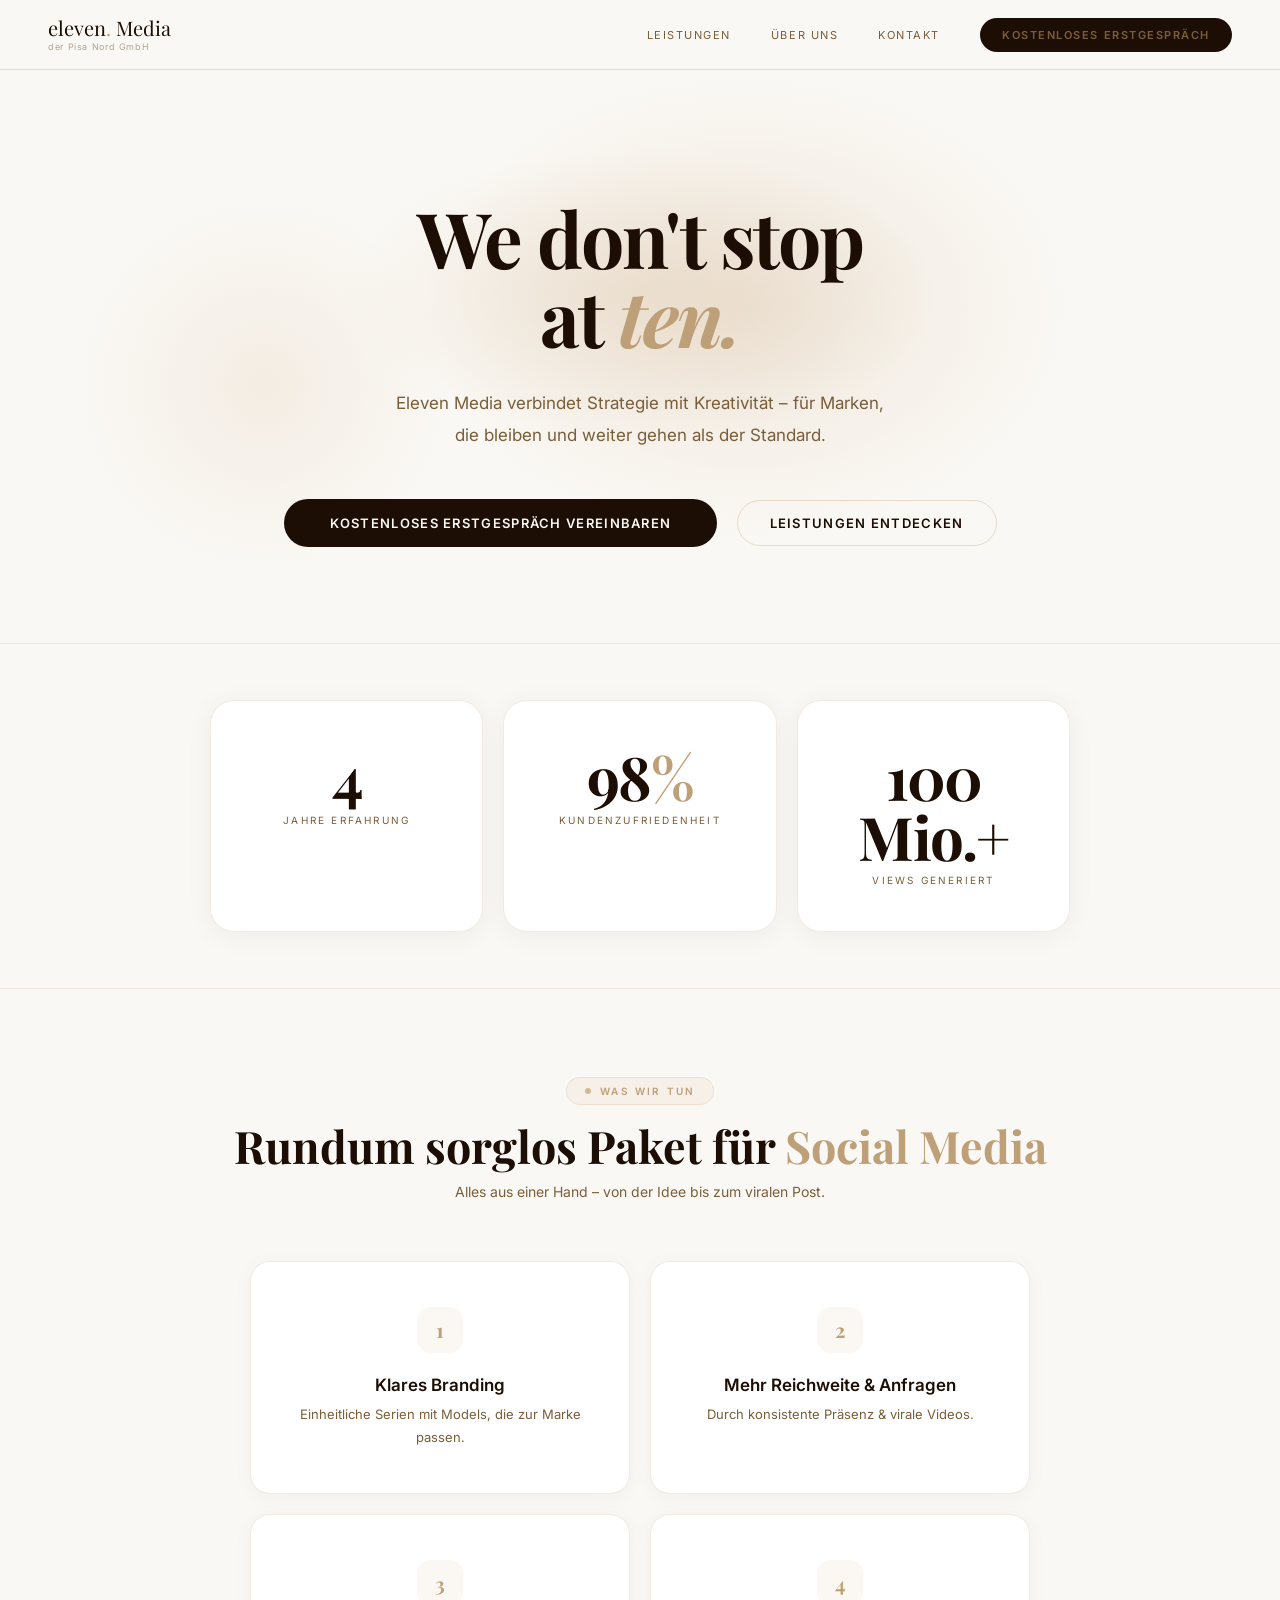
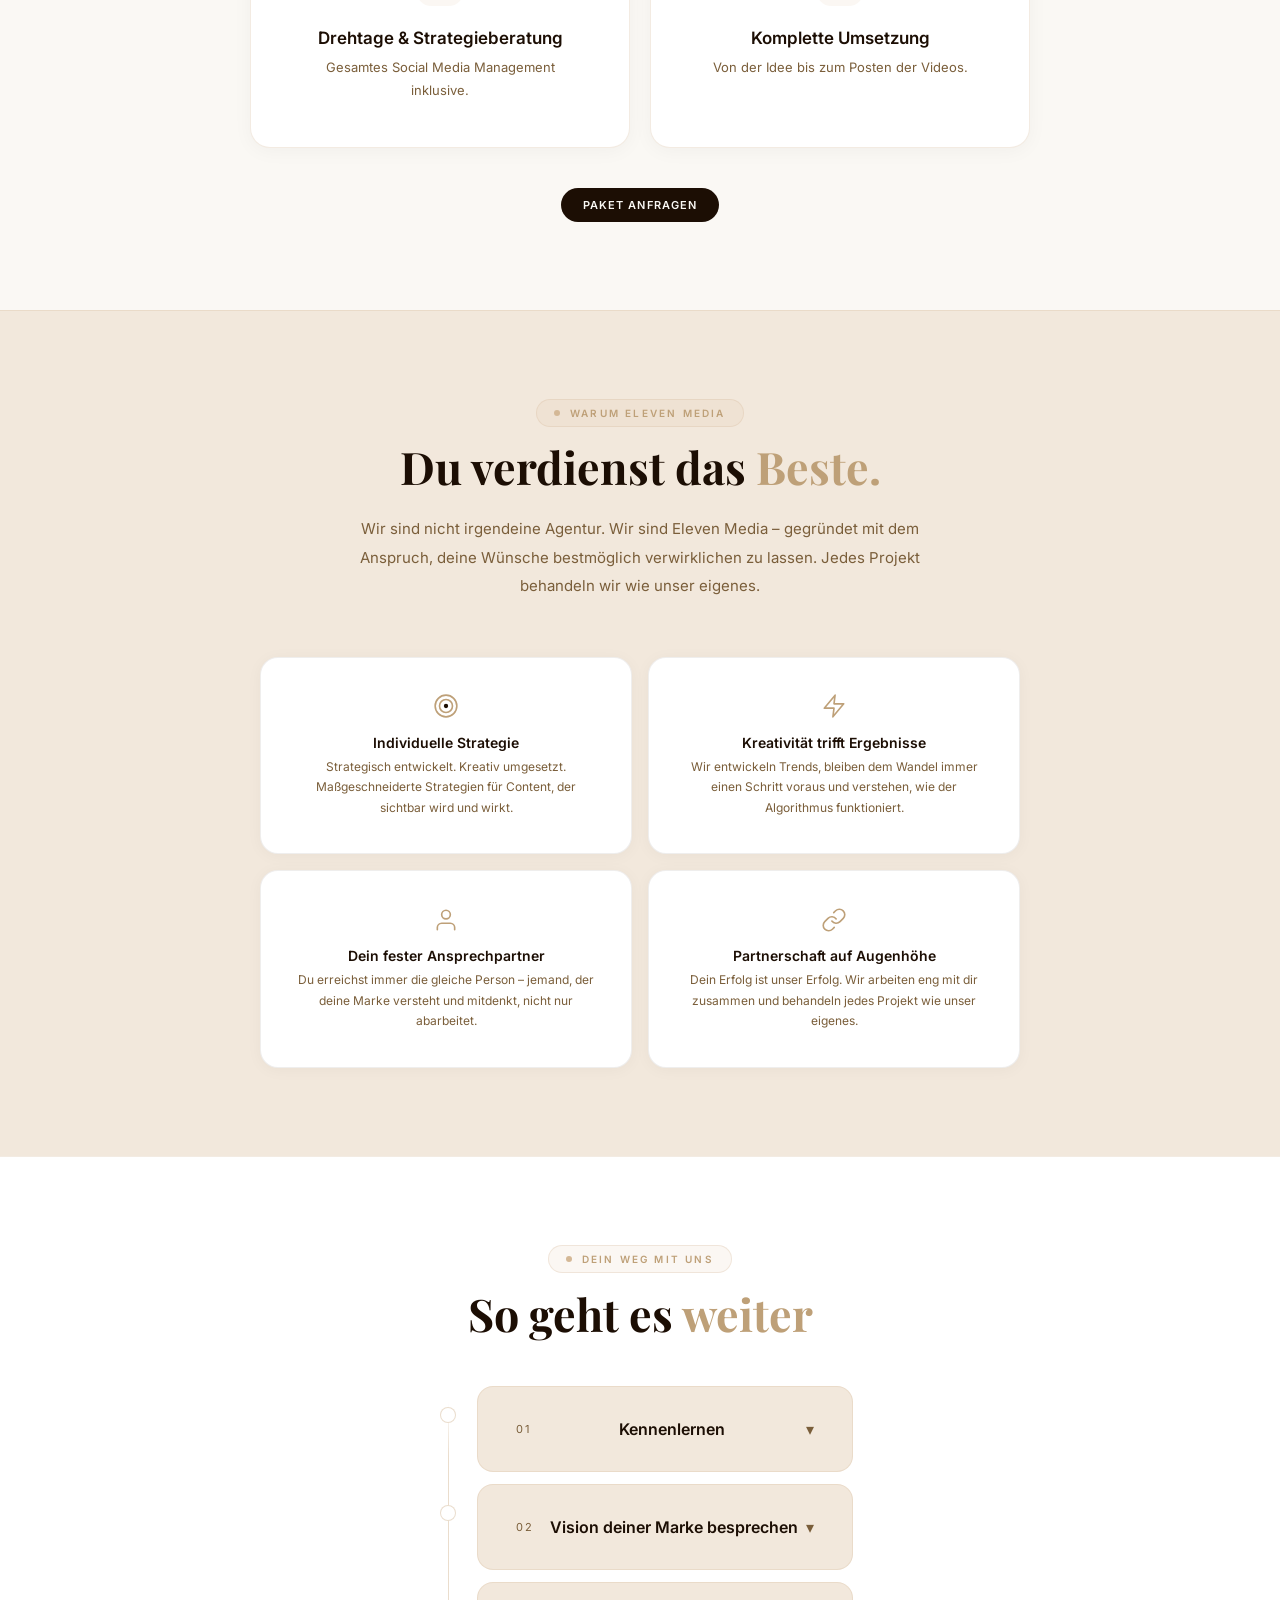
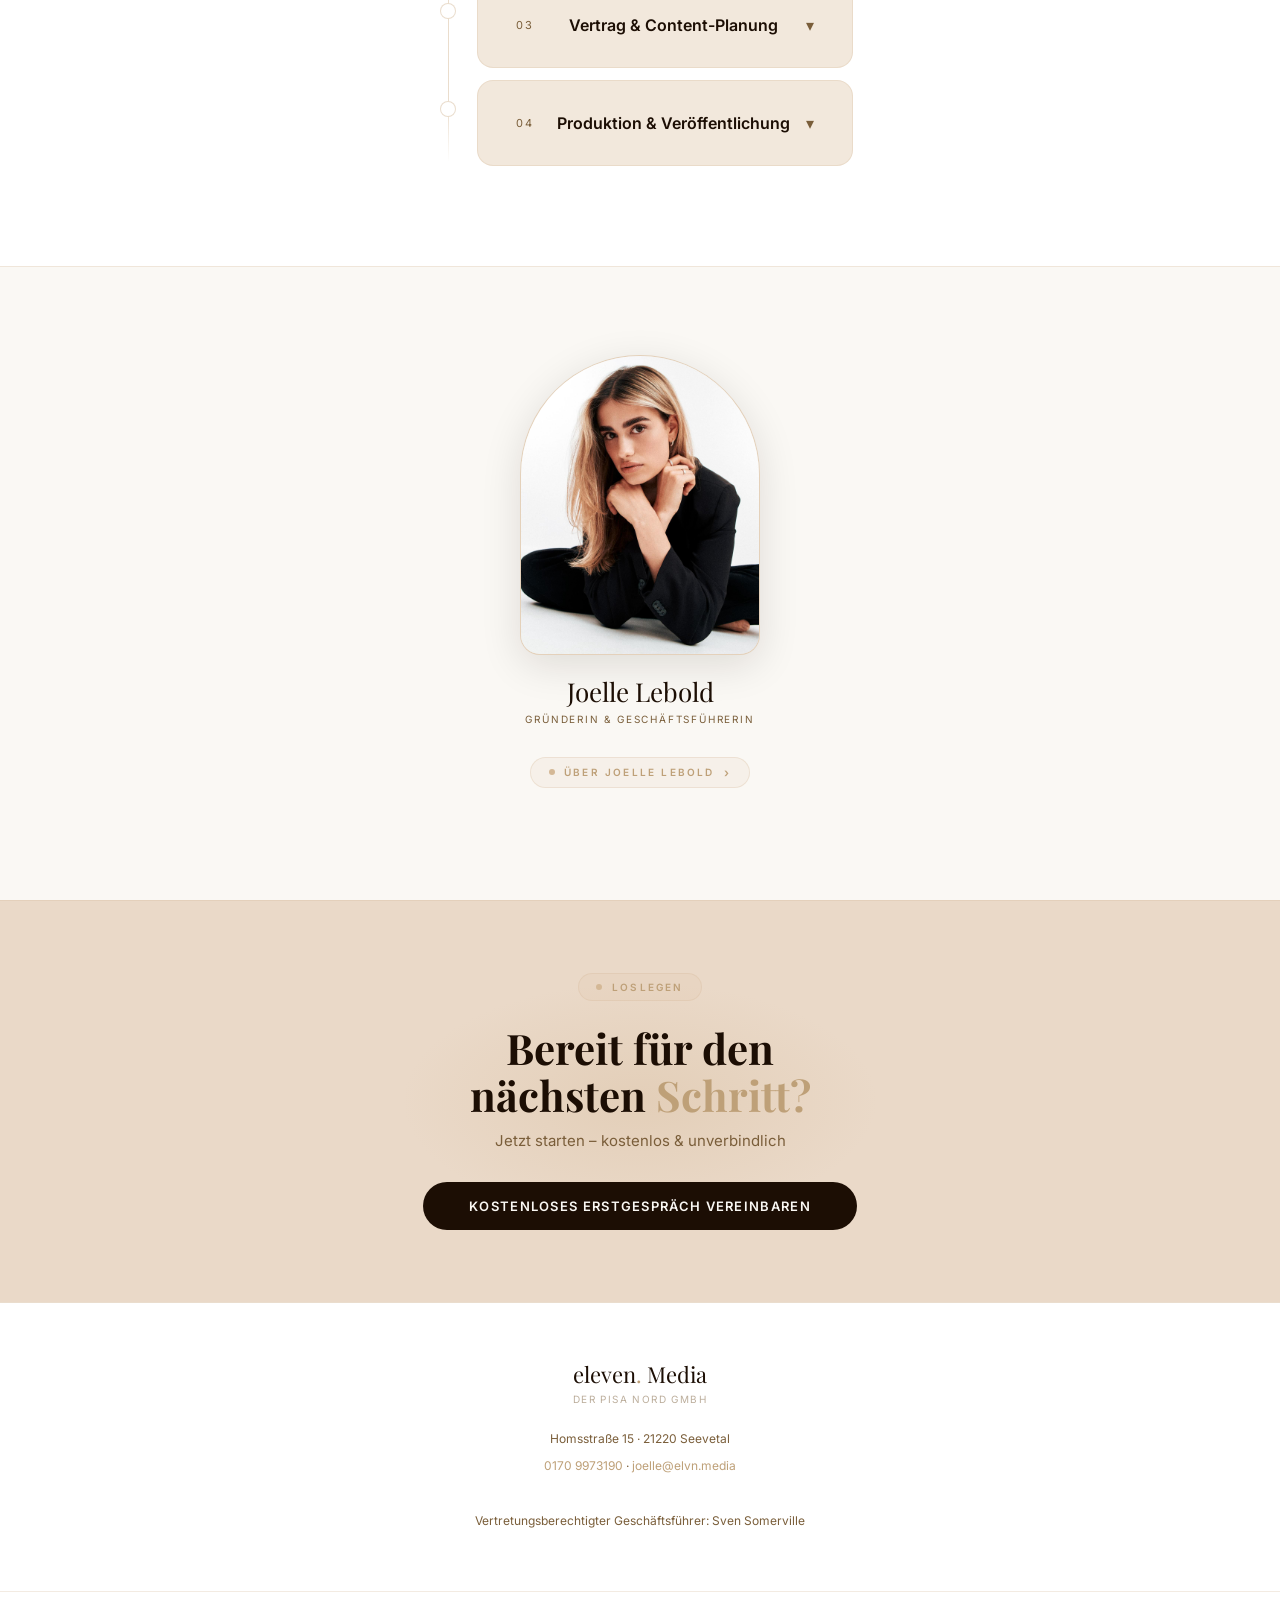
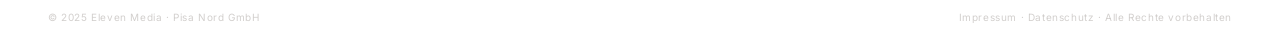
<file: index.html>
<!DOCTYPE html>
<html lang="de">
<head>
<meta charset="UTF-8">
<meta name="viewport" content="width=device-width, initial-scale=1.0">
<title>Eleven Media – Premium Marketing Agentur</title>
<link href="https://fonts.googleapis.com/css2?family=Playfair+Display:ital,wght@0,400;0,700;1,400&family=Inter:wght@300;400;500;600&display=swap" rel="stylesheet">
<link rel="stylesheet" href="style.css">
</head>
<body>
<nav class="nav">
  <a href="#" class="logo">
    <span class="logo-main">eleven<em>.</em> Media</span>
    <span class="logo-gmbh">der Pisa Nord GmbH</span>
  </a>
  <div class="nav-r">
    <a href="#leistungen">Leistungen</a>
    <a href="#aboutSection">Über uns</a>
    <a href="#kontakt">Kontakt</a>
    <a href="mailto:joelle@elvn.media?subject=Kostenloses%20Erstgespr%C3%A4ch" class="btn">Kostenloses Erstgespräch</a>
  </div>
</nav>
<section class="hero">
  <div class="hero-glow1"></div><div class="hero-glow2"></div>
  <div class="h1-glow-wrap">
    <div class="h1-glow-circle"></div>
    <h1>We don't stop<br>at <em>ten.</em></h1>
  </div>
  <p>Eleven Media verbindet Strategie mit Kreativität – für Marken, die bleiben und weiter gehen als der Standard.</p>
  <div class="hero-ctas">
    <a href="mailto:joelle@elvn.media?subject=Kostenloses%20Erstgespr%C3%A4ch" class="btn btn-lg">Kostenloses Erstgespräch vereinbaren</a>
    <a href="#leistungen" class="btn-outline">Leistungen entdecken</a>
  </div>
</section>
<section class="stats-sec">
  <div class="stats-inner">
    <div class="stat-card"><div class="stat-n">4</div><div class="stat-l">Jahre Erfahrung</div></div>
    <div class="stat-card"><div class="stat-n">98<em>%</em></div><div class="stat-l">Kundenzufriedenheit</div></div>
    <div class="stat-card"><div class="stat-n" id="vc">0</div><div class="stat-l">Views generiert</div></div>
  </div>
</section>
<section class="sec" id="leistungen">
  <div class="sec-pill">Was wir tun</div>
  <div class="sec-title">Rundum sorglos Paket für <em>Social Media</em></div>
  <div class="sec-sub">Alles aus einer Hand – von der Idee bis zum viralen Post.</div>
  <div class="svc-grid">
    <div class="svc-card"><div class="svc-badge">1</div><div class="svc-t">Klares Branding</div><div class="svc-d">Einheitliche Serien mit Models, die zur Marke passen.</div></div>
    <div class="svc-card"><div class="svc-badge">2</div><div class="svc-t">Mehr Reichweite &amp; Anfragen</div><div class="svc-d">Durch konsistente Präsenz &amp; virale Videos.</div></div>
    <div class="svc-card"><div class="svc-badge">3</div><div class="svc-t">Drehtage &amp; Strategieberatung</div><div class="svc-d">Gesamtes Social Media Management inklusive.</div></div>
    <div class="svc-card"><div class="svc-badge">4</div><div class="svc-t">Komplette Umsetzung</div><div class="svc-d">Von der Idee bis zum Posten der Videos.</div></div>
  </div>
  <div class="svc-cta"><a href="mailto:joelle@elvn.media?subject=Paket-Anfrage" class="btn">Paket anfragen</a></div>
</section>
<section class="why-sec">
  <div class="why-intro">
    <div><div class="sec-pill">Warum Eleven Media</div><h2 class="why-h2">Du verdienst das <em>Beste.</em></h2></div>
    <p class="why-lead">Wir sind nicht irgendeine Agentur. Wir sind Eleven Media – gegründet mit dem Anspruch, deine Wünsche bestmöglich verwirklichen zu lassen. Jedes Projekt behandeln wir wie unser eigenes.</p>
  </div>
  <div class="why-cards">
    <div class="why-card">
      <svg class="why-svg" viewBox="0 0 24 24"><circle cx="12" cy="12" r="10"/><circle cx="12" cy="12" r="6"/><circle cx="12" cy="12" r="2" fill="currentColor" stroke="none"/></svg>
      <div class="why-t">Individuelle Strategie</div>
      <div class="why-d">Strategisch entwickelt. Kreativ umgesetzt. Maßgeschneiderte Strategien für Content, der sichtbar wird und wirkt.</div>
    </div>
    <div class="why-card">
      <svg class="why-svg" viewBox="0 0 24 24"><path d="M13 2L3 14h9l-1 8 10-12h-9l1-8z"/></svg>
      <div class="why-t">Kreativität trifft Ergebnisse</div>
      <div class="why-d">Wir entwickeln Trends, bleiben dem Wandel immer einen Schritt voraus und verstehen, wie der Algorithmus funktioniert.</div>
    </div>
    <div class="why-card">
      <svg class="why-svg" viewBox="0 0 24 24"><path d="M20 21v-2a4 4 0 0 0-4-4H8a4 4 0 0 0-4 4v2"/><circle cx="12" cy="7" r="4"/></svg>
      <div class="why-t">Dein fester Ansprechpartner</div>
      <div class="why-d">Du erreichst immer die gleiche Person – jemand, der deine Marke versteht und mitdenkt, nicht nur abarbeitet.</div>
    </div>
    <div class="why-card">
      <svg class="why-svg" viewBox="0 0 24 24"><path d="M10 13a5 5 0 0 0 7.54.54l3-3a5 5 0 0 0-7.07-7.07l-1.72 1.71"/><path d="M14 11a5 5 0 0 0-7.54-.54l-3 3a5 5 0 0 0 7.07 7.07l1.71-1.71"/></svg>
      <div class="why-t">Partnerschaft auf Augenhöhe</div>
      <div class="why-d">Dein Erfolg ist unser Erfolg. Wir arbeiten eng mit dir zusammen und behandeln jedes Projekt wie unser eigenes.</div>
    </div>
  </div>
</section>
<section class="steps-sec">
  <div class="sec-pill">Dein Weg mit uns</div>
  <div class="sec-title" style="margin-bottom:3rem">So geht es <em>weiter</em></div>
  <div class="timeline">
    <div class="tl-item" onclick="tl(this)"><div class="tl-dot"></div><div class="tl-card"><div class="tl-head"><span class="tl-num">01</span><span class="tl-label">Kennenlernen</span><span class="tl-arrow">▾</span></div><div class="tl-body">Wir lernen dich und dein Unternehmen kennen und besprechen, wie wir deine Marke auf das nächste Level bringen können.</div></div></div>
    <div class="tl-item" onclick="tl(this)"><div class="tl-dot"></div><div class="tl-card"><div class="tl-head"><span class="tl-num">02</span><span class="tl-label">Vision deiner Marke besprechen</span><span class="tl-arrow">▾</span></div><div class="tl-body">Wir erarbeiten aufgrund deiner Informationen aus dem Kennenlernen welche Vision wir für deine Marke haben. Wir besprechen potenziellen Content für deine Brand, abgestimmt auf dein Unternehmen. Wir besprechen deine Ziele und Vorlieben, damit wir deine Brand perfekt repräsentieren können. Dabei klären wir noch letzte offene Fragen.</div></div></div>
    <div class="tl-item" onclick="tl(this)"><div class="tl-dot"></div><div class="tl-card"><div class="tl-head"><span class="tl-num">03</span><span class="tl-label">Vertrag &amp; Content-Planung</span><span class="tl-arrow">▾</span></div><div class="tl-body">Wir halten alles vertraglich fest – ab diesem Moment beginnt die Content-Planung und Umsetzung.</div></div></div>
    <div class="tl-item" onclick="tl(this)"><div class="tl-dot"></div><div class="tl-card"><div class="tl-head"><span class="tl-num">04</span><span class="tl-label">Produktion &amp; Veröffentlichung</span><span class="tl-arrow">▾</span></div><div class="tl-body">Nach rund 4 Wochen Content-Produktion geht alles erst nach deiner finalen Freigabe online. Danach beginnt der Moment, in dem du dich zurücklehnen kannst – wir übernehmen den Rest und führen deine Marke konsequent auf das nächste Level.</div></div></div>
  </div>
</section>
<section class="about-sec" id="aboutSection">
  <div class="about-inner">
    <div><div class="about-oval"><img src="joelle-lebold.jpg" alt="Joelle Lebold – Gründerin &amp; Geschäftsführerin von Eleven Media"></div><div class="about-name">Joelle Lebold</div><div class="about-role">Gründerin &amp; Geschäftsführerin</div></div>
    <div class="about-bio">
      <div class="sec-pill bio-toggle-pill" id="bioToggle" onclick="toggleBio()">
        Über Joelle Lebold <span class="bio-arrow">›</span>
      </div>
      <div class="bio-content" id="bioCont">
        <p style="margin-top:1.2rem">Joelle Lebold ist Gründerin und Geschäftsführerin von Eleven Media. Mit über drei Jahren Erfahrung in einer der führenden Marketingagenturen in Köln hat sie sich tiefes Know-how im Bereich Content, Branding und digitale Strategie aufgebaut.</p>
        <p>Sie hat an über 1.000 Videos mitgewirkt, davon mehr als 500 selbst moderiert, und war bereits das Gesicht einiger der bekanntesten Brands Deutschlands. Ihre Inhalte erreichten insgesamt über 100 Millionen Views, wodurch sie ein starkes Gespür für organische Viralität und performanten Content entwickelt hat.</p>
        <p>Joelle stammt aus dem Raum Köln und bringt nun frischen kreativen Wind nach Hamburg. Mit einem ausgeprägten Gespür für Ästhetik erkennt sie in jedem Moment potenzielles Storytelling – und verwandelt Ideen konsequent in wirkungsstarken Content und starke Markenauftritte.</p>
      </div>
    </div>
  </div>
</section>
<section class="cta-sec">
  <div class="cta-circle-glow"></div>
  <div class="sec-pill" style="margin-bottom:1.5rem">Loslegen</div>
  <h2>Bereit für den<br>nächsten <em>Schritt?</em></h2>
  <p>Jetzt starten – kostenlos &amp; unverbindlich</p>
  <a href="mailto:joelle@elvn.media?subject=Kostenloses%20Erstgespr%C3%A4ch" class="btn btn-lg">Kostenloses Erstgespräch vereinbaren</a>
</section>
<section class="contact" id="kontakt">
  <div class="contact-name">eleven<em>.</em> Media</div>
  <div class="contact-sub">der Pisa Nord GmbH</div>
  <div class="contact-info">Homsstraße 15 · 21220 Seevetal<br><a href="tel:01709973190">0170 9973190</a> · <a href="mailto:joelle@elvn.media">joelle@elvn.media</a><br><br>Vertretungsberechtigter Geschäftsführer: Sven Somerville</div>
</section>
<footer class="footer"><span>© 2025 Eleven Media · Pisa Nord GmbH</span><span><a href="impressum.html" style="color:inherit;text-decoration:none">Impressum</a> · <a href="datenschutz.html" style="color:inherit;text-decoration:none">Datenschutz</a> · Alle Rechte vorbehalten</span></footer>
<script>
function toggleBio(){
  var t=document.getElementById('bioToggle');
  var c=document.getElementById('bioCont');
  t.classList.toggle('open');
  c.classList.toggle('show');
}
function tl(el){var b=el.querySelector('.tl-body'),a=el.querySelector('.tl-arrow'),open=b.classList.contains('show');document.querySelectorAll('.tl-item').forEach(function(i){i.classList.remove('active');i.querySelector('.tl-body').classList.remove('show');i.querySelector('.tl-arrow').classList.remove('open')});if(!open){el.classList.add('active');b.classList.add('show');a.classList.add('open')}}
var done=false,cel=document.getElementById('vc');
function ac(){if(done)return;done=true;var dur=1400,st=null;function step(t){if(!st)st=t;var p=Math.min((t-st)/dur,1),e=1-Math.pow(1-p,3),v=Math.round(e*100);cel.textContent=v>=100?'100 Mio.+':v<1?'0':v+' Mio.';if(p<1)requestAnimationFrame(step)}requestAnimationFrame(step)}
new IntersectionObserver(function(es){es.forEach(function(e){if(e.isIntersecting)ac()})},{threshold:.5}).observe(cel);
</script>
</body>
</html>
</file>
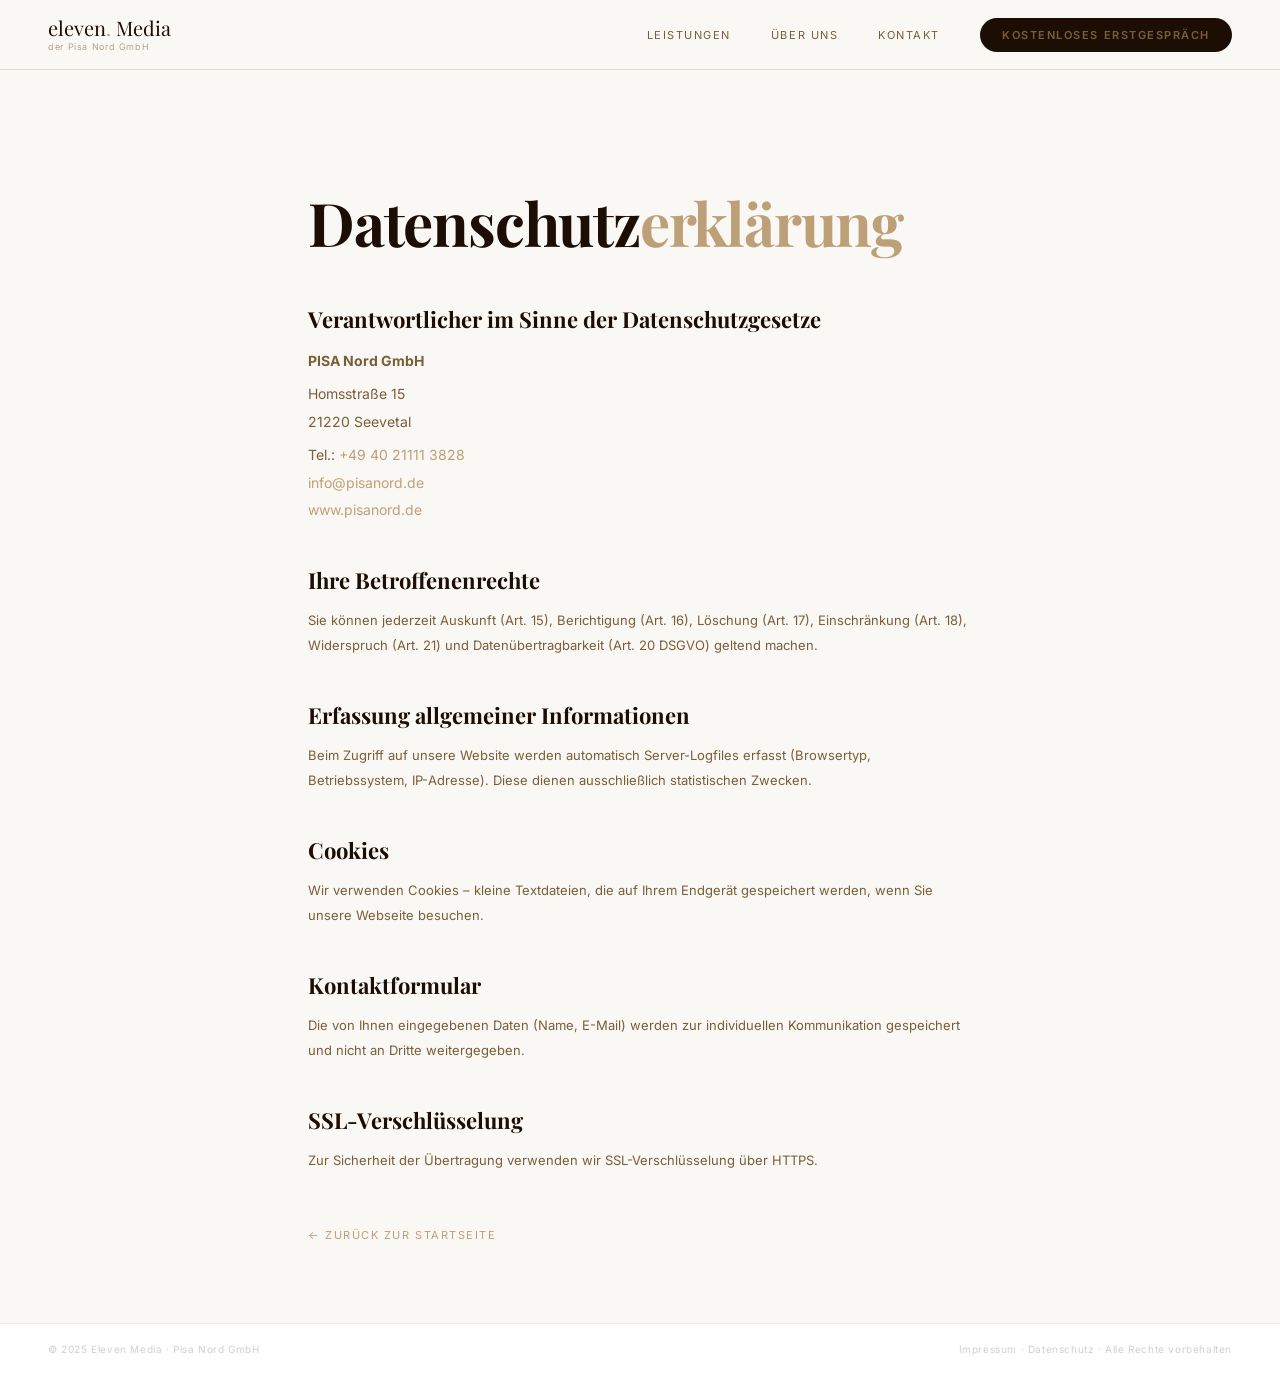
<file: datenschutz.html>
<!DOCTYPE html>
<html lang="de">
<head>
<meta charset="UTF-8">
<meta name="viewport" content="width=device-width, initial-scale=1.0">
<title>Datenschutzerklärung – Eleven Media</title>
<link href="https://fonts.googleapis.com/css2?family=Playfair+Display:ital,wght@0,400;0,700;1,400&family=Inter:wght@300;400;500;600&display=swap" rel="stylesheet">
<link rel="stylesheet" href="style.css">
</head>
<body>
<nav class="nav">
  <a href="index.html" class="logo">
    <span class="logo-main">eleven<em>.</em> Media</span>
    <span class="logo-gmbh">der Pisa Nord GmbH</span>
  </a>
  <div class="nav-r">
    <a href="index.html#leistungen">Leistungen</a>
    <a href="index.html#aboutSection">Über uns</a>
    <a href="index.html#kontakt">Kontakt</a>
    <a href="mailto:j.lebold@pisanord.de?subject=Kostenloses%20Erstgespr%C3%A4ch" class="btn">Kostenloses Erstgespräch</a>
  </div>
</nav>

<main class="legal">
  <h1>Datenschutz<em>erklärung</em></h1>

  <h2>Verantwortlicher im Sinne der Datenschutzgesetze</h2>
  <div class="legal-block">
    <p><strong>PISA Nord GmbH</strong></p>
    <p>Homsstraße 15<br>21220 Seevetal</p>
    <p>Tel.: <a href="tel:+4940211113828">+49 40 21111 3828</a><br>
    <a href="mailto:info@pisanord.de">info@pisanord.de</a><br>
    <a href="https://www.pisanord.de" target="_blank" rel="noopener">www.pisanord.de</a></p>
  </div>

  <h2>Ihre Betroffenenrechte</h2>
  <p class="legal-note">Sie können jederzeit Auskunft (Art. 15), Berichtigung (Art. 16), Löschung (Art. 17), Einschränkung (Art. 18), Widerspruch (Art. 21) und Datenübertragbarkeit (Art. 20 DSGVO) geltend machen.</p>

  <h2>Erfassung allgemeiner Informationen</h2>
  <p class="legal-note">Beim Zugriff auf unsere Website werden automatisch Server-Logfiles erfasst (Browsertyp, Betriebssystem, IP-Adresse). Diese dienen ausschließlich statistischen Zwecken.</p>

  <h2>Cookies</h2>
  <p class="legal-note">Wir verwenden Cookies – kleine Textdateien, die auf Ihrem Endgerät gespeichert werden, wenn Sie unsere Webseite besuchen.</p>

  <h2>Kontaktformular</h2>
  <p class="legal-note">Die von Ihnen eingegebenen Daten (Name, E-Mail) werden zur individuellen Kommunikation gespeichert und nicht an Dritte weitergegeben.</p>

  <h2>SSL-Verschlüsselung</h2>
  <p class="legal-note">Zur Sicherheit der Übertragung verwenden wir SSL-Verschlüsselung über HTTPS.</p>

  <a href="index.html" class="legal-back">← Zurück zur Startseite</a>
</main>

<footer class="footer"><span>© 2025 Eleven Media · Pisa Nord GmbH</span><span><a href="impressum.html" style="color:inherit;text-decoration:none">Impressum</a> · <a href="datenschutz.html" style="color:inherit;text-decoration:none">Datenschutz</a> · Alle Rechte vorbehalten</span></footer>
</body>
</html>
</file>
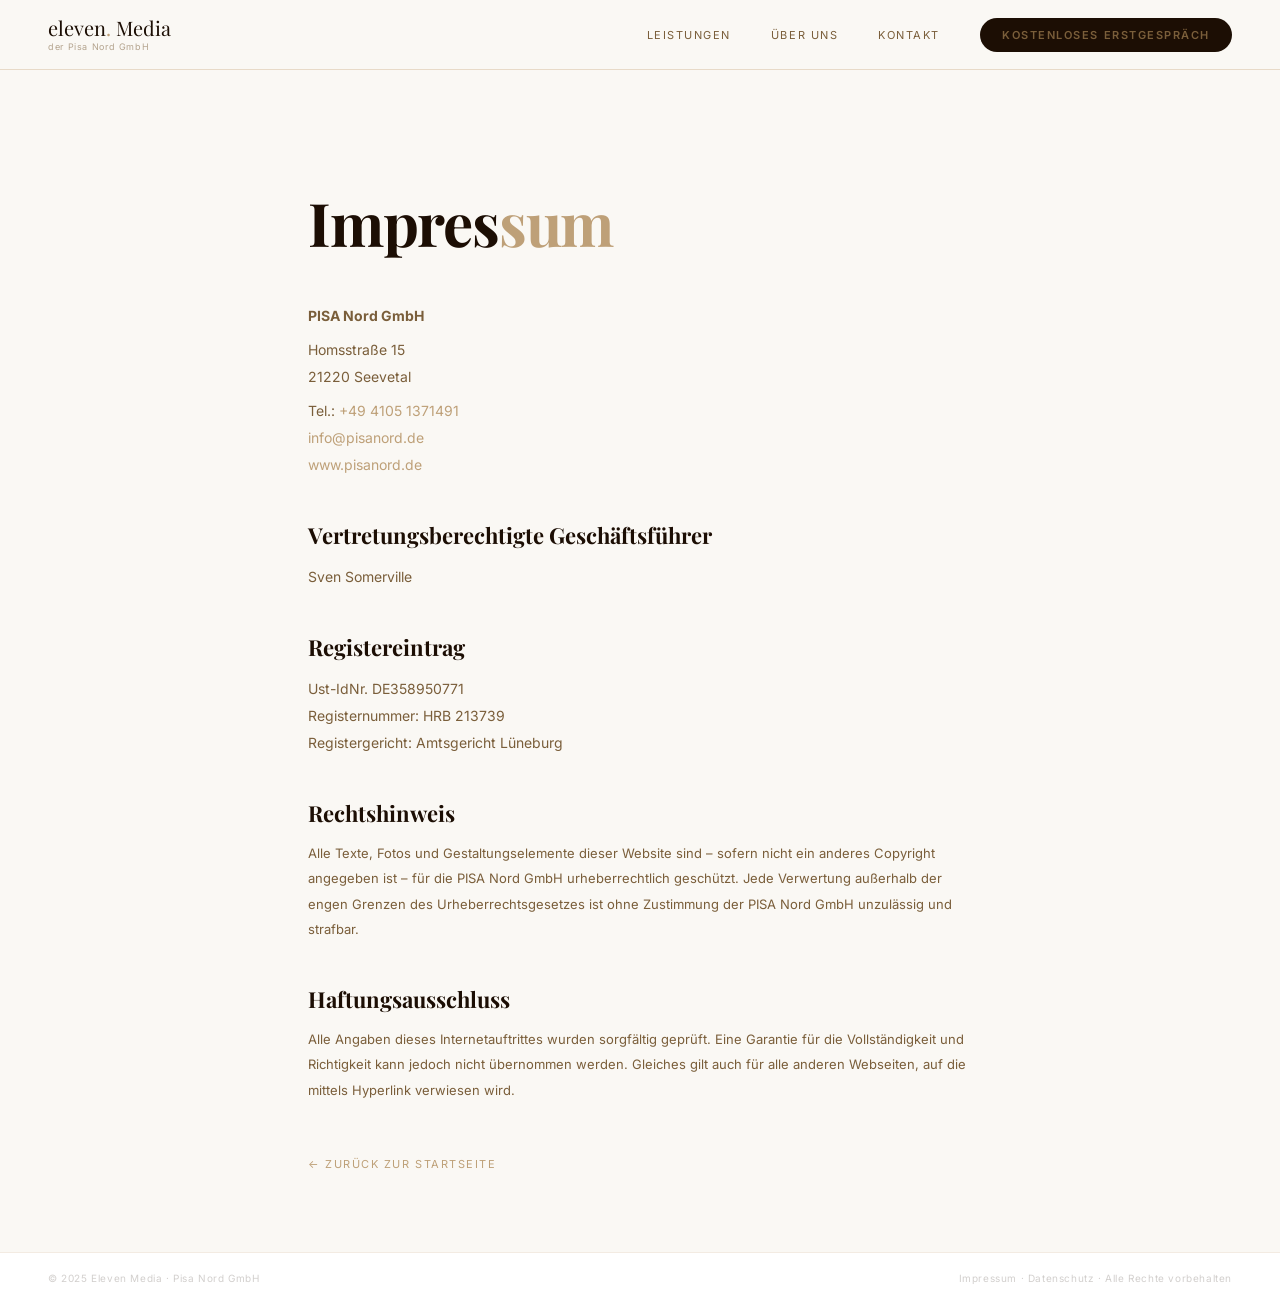
<file: impressum.html>
<!DOCTYPE html>
<html lang="de">
<head>
<meta charset="UTF-8">
<meta name="viewport" content="width=device-width, initial-scale=1.0">
<title>Impressum – Eleven Media</title>
<link href="https://fonts.googleapis.com/css2?family=Playfair+Display:ital,wght@0,400;0,700;1,400&family=Inter:wght@300;400;500;600&display=swap" rel="stylesheet">
<link rel="stylesheet" href="style.css">
</head>
<body>
<nav class="nav">
  <a href="index.html" class="logo">
    <span class="logo-main">eleven<em>.</em> Media</span>
    <span class="logo-gmbh">der Pisa Nord GmbH</span>
  </a>
  <div class="nav-r">
    <a href="index.html#leistungen">Leistungen</a>
    <a href="index.html#aboutSection">Über uns</a>
    <a href="index.html#kontakt">Kontakt</a>
    <a href="mailto:j.lebold@pisanord.de?subject=Kostenloses%20Erstgespr%C3%A4ch" class="btn">Kostenloses Erstgespräch</a>
  </div>
</nav>

<main class="legal">
  <h1>Impres<em>sum</em></h1>

  <div class="legal-block">
    <p><strong>PISA Nord GmbH</strong></p>
    <p>Homsstraße 15<br>21220 Seevetal</p>
    <p>Tel.: <a href="tel:+4941051371491">+49 4105 1371491</a><br>
    <a href="mailto:info@pisanord.de">info@pisanord.de</a><br>
    <a href="https://www.pisanord.de" target="_blank" rel="noopener">www.pisanord.de</a></p>
  </div>

  <h2>Vertretungsberechtigte Geschäftsführer</h2>
  <p>Sven Somerville</p>

  <h2>Registereintrag</h2>
  <p>Ust-IdNr. DE358950771<br>
  Registernummer: HRB 213739<br>
  Registergericht: Amtsgericht Lüneburg</p>

  <h2>Rechtshinweis</h2>
  <p class="legal-note">Alle Texte, Fotos und Gestaltungselemente dieser Website sind – sofern nicht ein anderes Copyright angegeben ist – für die PISA Nord GmbH urheberrechtlich geschützt. Jede Verwertung außerhalb der engen Grenzen des Urheberrechtsgesetzes ist ohne Zustimmung der PISA Nord GmbH unzulässig und strafbar.</p>

  <h2>Haftungsausschluss</h2>
  <p class="legal-note">Alle Angaben dieses Internetauftrittes wurden sorgfältig geprüft. Eine Garantie für die Vollständigkeit und Richtigkeit kann jedoch nicht übernommen werden. Gleiches gilt auch für alle anderen Webseiten, auf die mittels Hyperlink verwiesen wird.</p>

  <a href="index.html" class="legal-back">← Zurück zur Startseite</a>
</main>

<footer class="footer"><span>© 2025 Eleven Media · Pisa Nord GmbH</span><span><a href="impressum.html" style="color:inherit;text-decoration:none">Impressum</a> · <a href="datenschutz.html" style="color:inherit;text-decoration:none">Datenschutz</a> · Alle Rechte vorbehalten</span></footer>
</body>
</html>
</file>
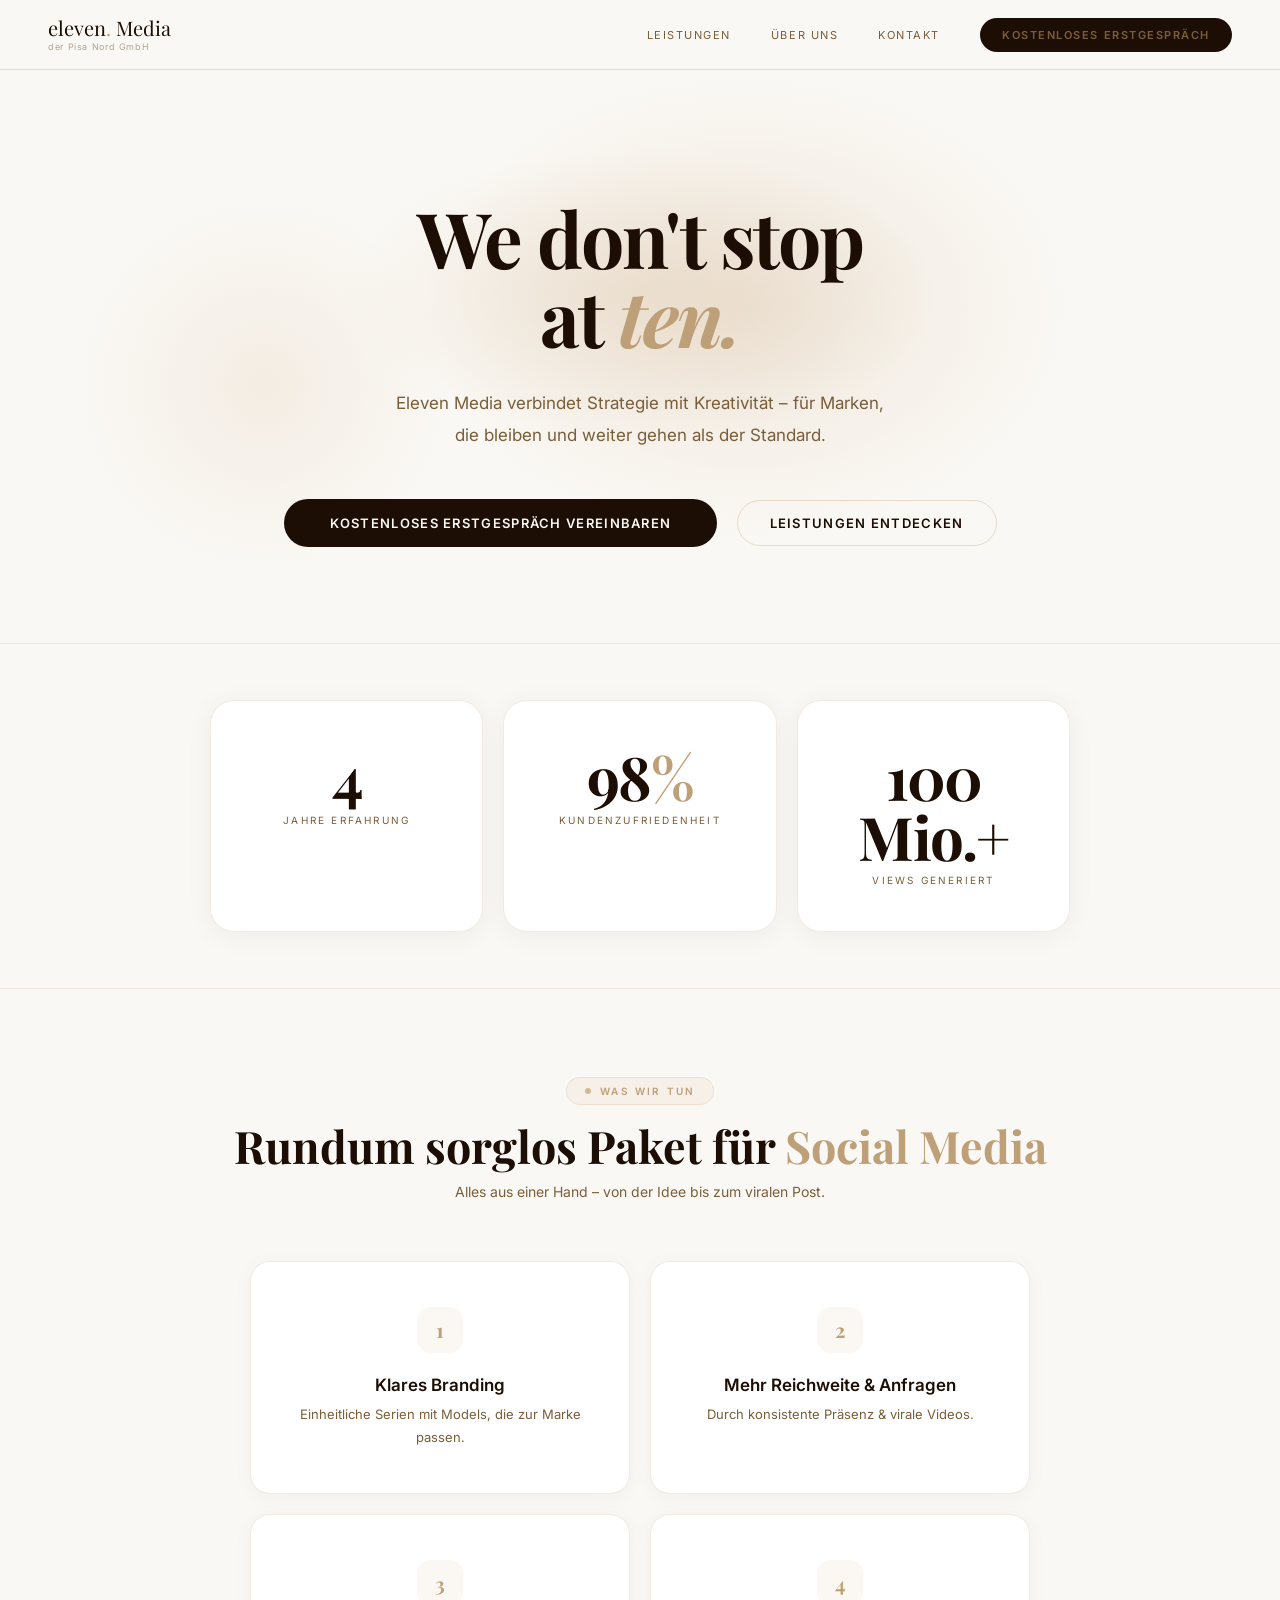
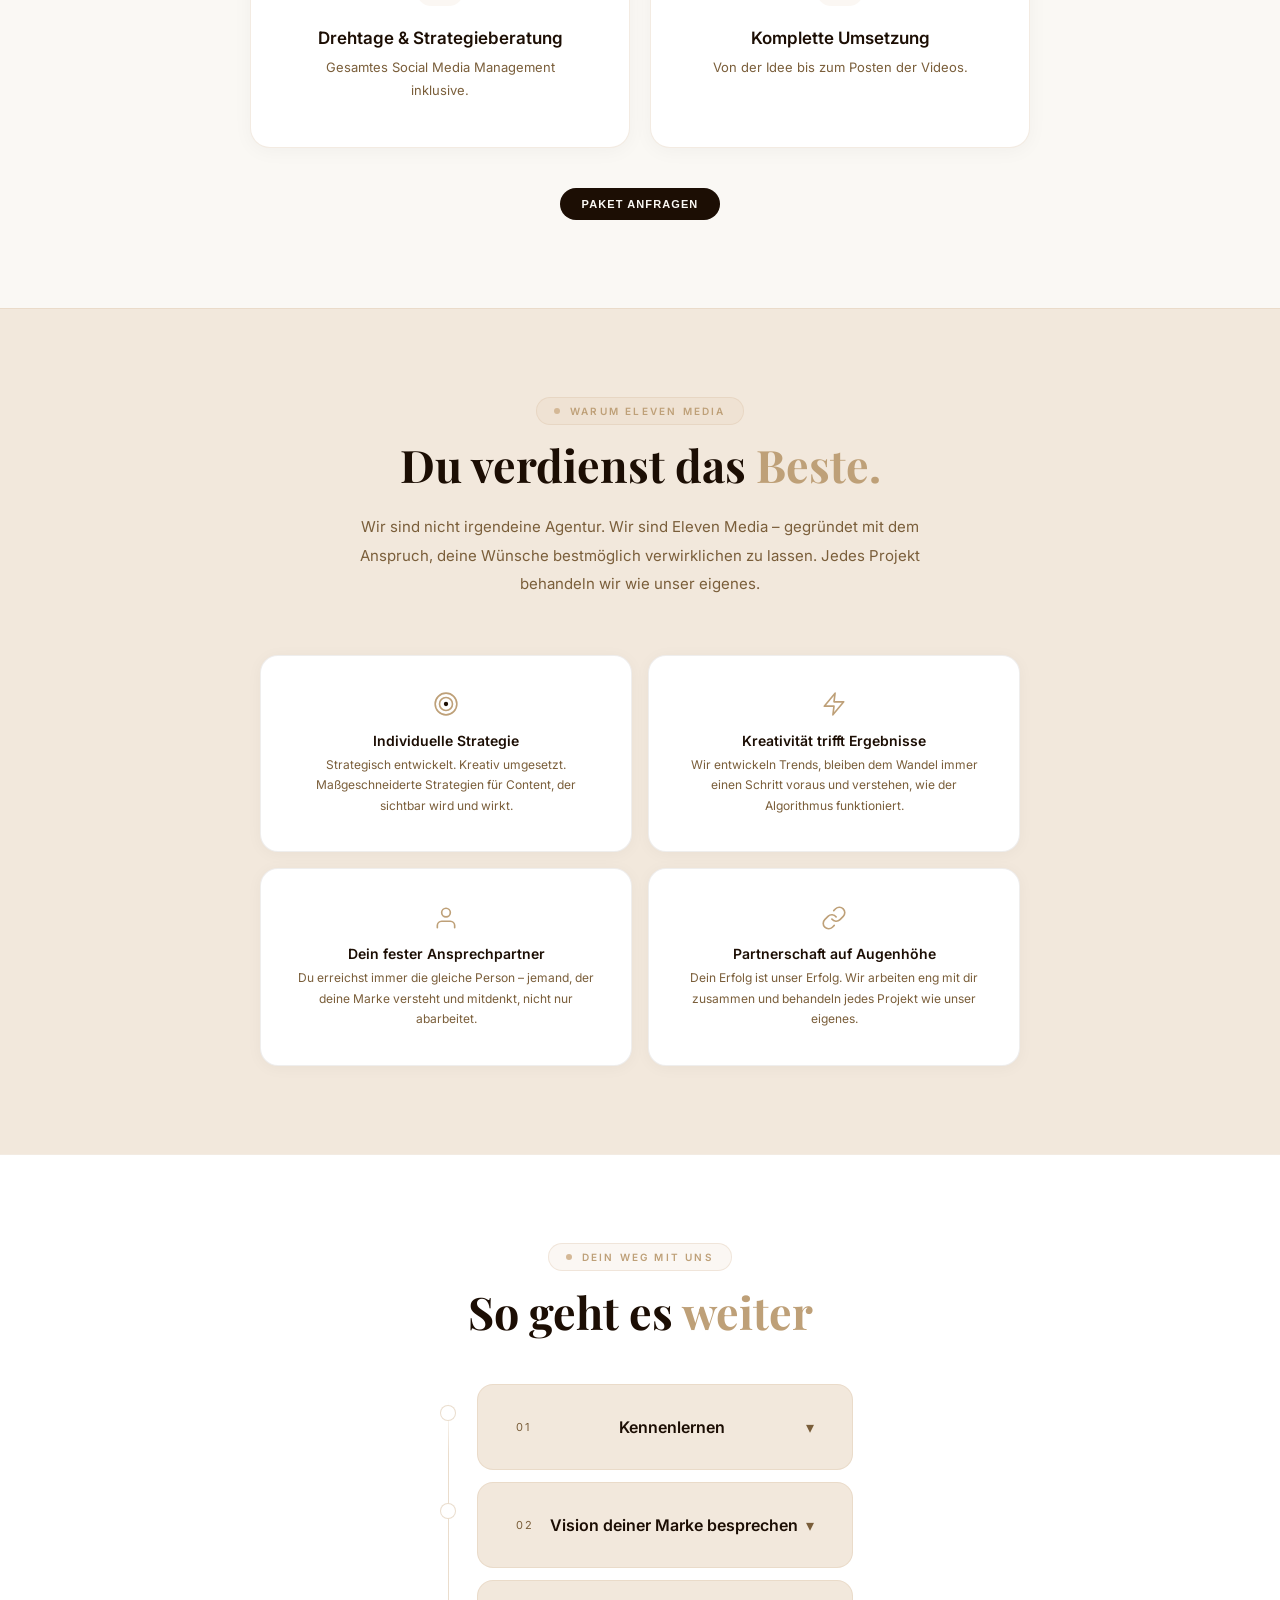
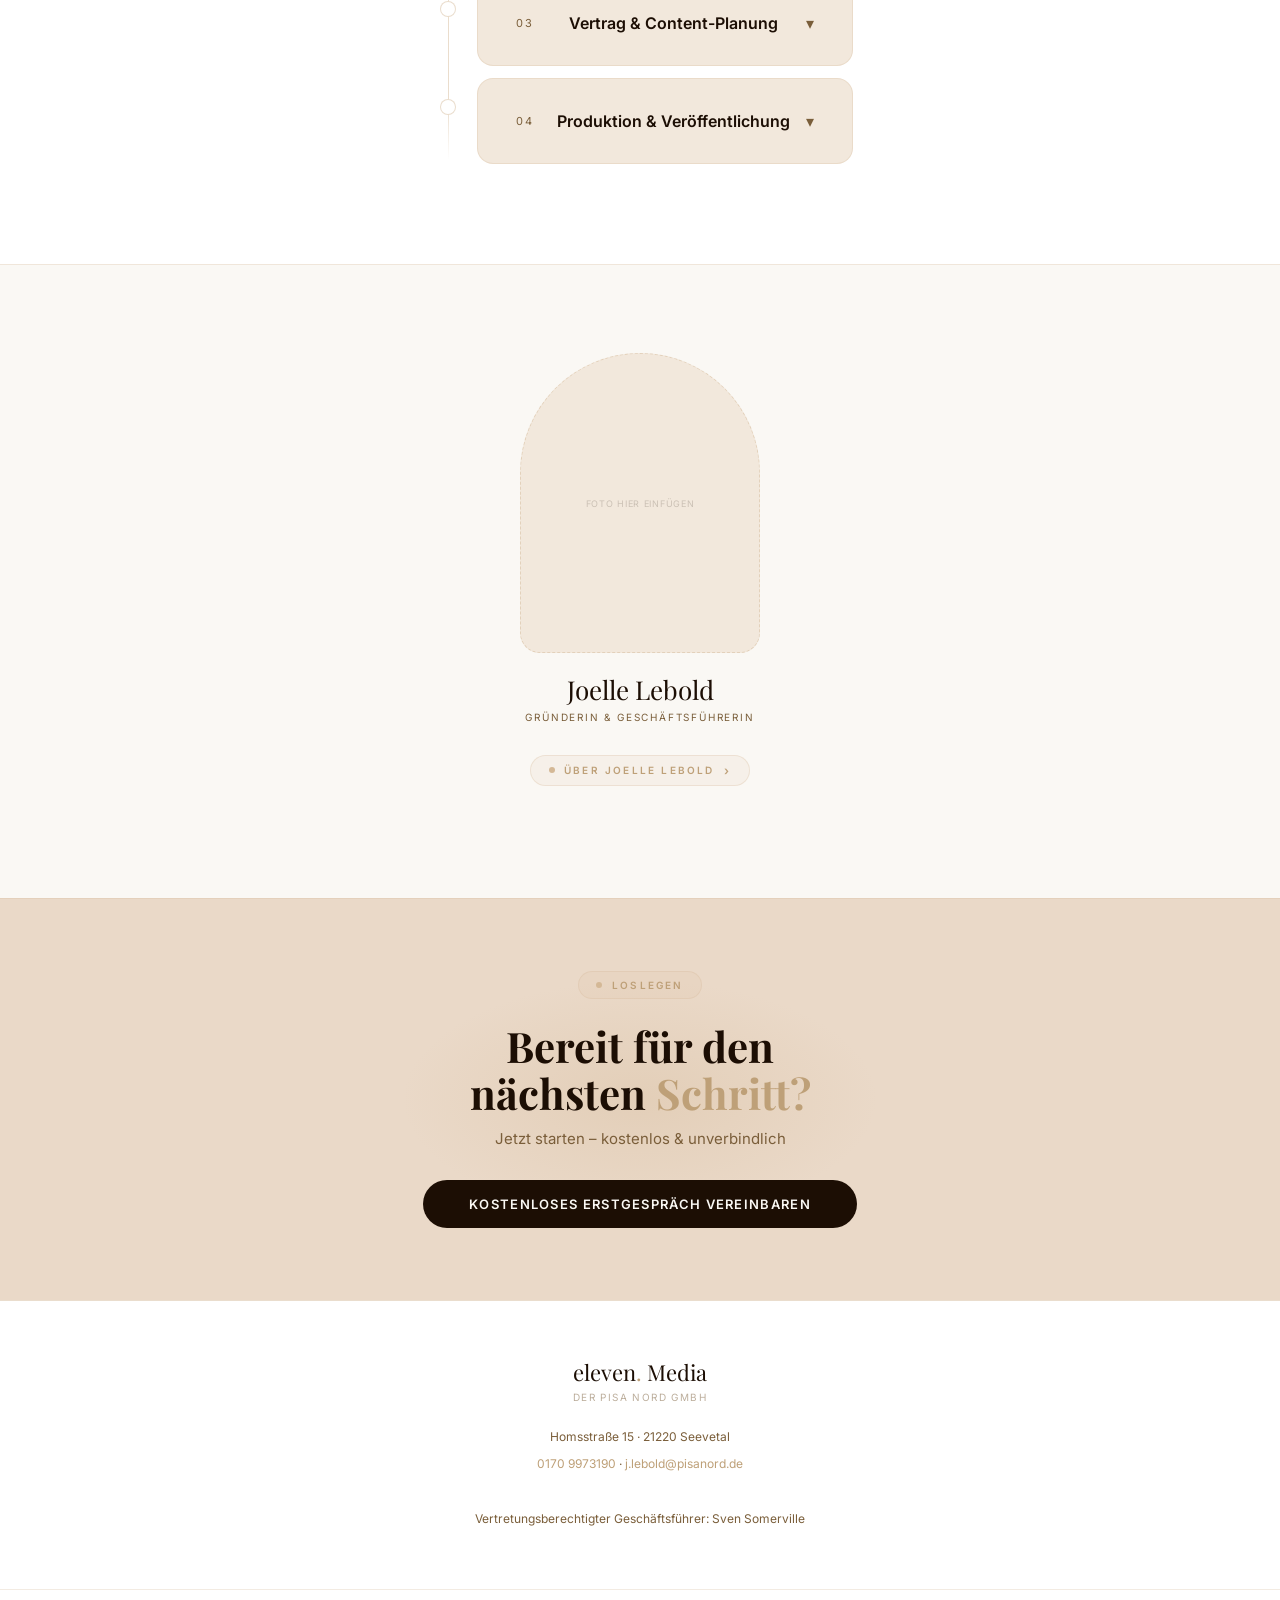
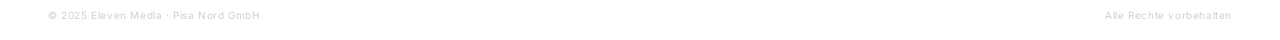
<file: Website hell .html>
<!DOCTYPE html>
<html lang="de">
<head>
<meta charset="UTF-8">
<meta name="viewport" content="width=device-width, initial-scale=1.0">
<title>Eleven Media – Premium Marketing Agentur</title>
<link href="https://fonts.googleapis.com/css2?family=Playfair+Display:ital,wght@0,400;0,700;1,400&family=Inter:wght@300;400;500;600&display=swap" rel="stylesheet">
<style>
:root{
  --bg:#FAF8F4;--bg2:#FFFFFF;--bg3:#F2E8DC;--bg4:#EAD9C8;
  --beige:#d4b896;--beige-d:#BEA078;--beige-ll:rgba(212,184,150,.11);--beige-l:rgba(212,184,150,.22);
  --text:#1C0E04;--sub:#7A5E3A;
  --border:rgba(212,184,150,.28);--border2:rgba(212,184,150,.48)
}
*,*::before,*::after{box-sizing:border-box;margin:0;padding:0}
html{scroll-behavior:smooth;background:#EDE5D8}
body{font-family:'Inter',sans-serif;background:var(--bg);color:var(--text);overflow-x:hidden;max-width:1280px;margin:0 auto;box-shadow:0 0 60px rgba(28,14,4,.1)}

.nav{display:flex;justify-content:space-between;align-items:center;padding:1.1rem 3rem;border-bottom:.5px solid var(--border2);position:sticky;top:0;z-index:100;background:rgba(250,248,244,.97);backdrop-filter:blur(14px)}
.logo{display:flex;flex-direction:column;line-height:1;gap:.28rem;text-decoration:none}
.logo-main{font-family:'Playfair Display',serif;font-size:20px;color:var(--text);line-height:1}
.logo-main em{color:var(--beige-d);font-style:normal}
.logo-gmbh{font-size:9px;color:var(--sub);letter-spacing:.07em;opacity:.55;font-family:'Inter',sans-serif;font-weight:400}
.nav-r{display:flex;align-items:center;gap:2.5rem}
.nav-r a{color:var(--sub);font-size:11px;letter-spacing:.14em;text-decoration:none;text-transform:uppercase;transition:color .2s}
.nav-r a:hover{color:var(--beige-d)}
.btn{background:var(--text);color:var(--bg);padding:10px 22px;font-size:11px;font-weight:600;letter-spacing:.1em;text-transform:uppercase;border:none;border-radius:100px;cursor:pointer;text-decoration:none;display:inline-block;transition:all .25s}
.btn:hover{background:var(--beige-d);transform:translateY(-1px)}
.btn-lg{padding:16px 46px;font-size:13px;border-radius:100px}
.btn-outline{background:transparent;color:var(--text);border:1.5px solid var(--border2);padding:14px 32px;font-size:13px;font-weight:600;letter-spacing:.1em;text-transform:uppercase;border-radius:100px;cursor:pointer;text-decoration:none;display:inline-block;transition:all .25s}
.btn-outline:hover{border-color:var(--beige-d);color:var(--beige-d)}

.hero{padding:8rem 3rem 6rem;border-bottom:.5px solid var(--border);position:relative;overflow:hidden;text-align:center}
.hero-glow1{position:absolute;width:700px;height:500px;background:radial-gradient(ellipse,rgba(212,184,150,.28) 0%,transparent 65%);top:50%;left:50%;transform:translate(-35%,-60%);pointer-events:none;border-radius:50%}
.hero-glow2{position:absolute;width:400px;height:400px;background:radial-gradient(ellipse,rgba(212,184,150,.18) 0%,transparent 65%);top:20%;left:5%;pointer-events:none;border-radius:50%}
.hero-pill{display:inline-flex;align-items:center;gap:.7rem;background:var(--beige-ll);border:1px solid var(--border);border-radius:100px;padding:.55rem 1.4rem;font-size:10px;letter-spacing:.22em;text-transform:uppercase;color:var(--beige-d);margin-bottom:2.5rem;position:relative;font-weight:600}
.hero-pill::before{content:'';width:7px;height:7px;background:var(--beige);border-radius:50%}
.hero h1{font-family:'Playfair Display',serif;font-size:clamp(52px,6vw,86px);font-weight:700;line-height:1.02;color:var(--text);max-width:860px;margin:0 auto 2rem;letter-spacing:-.025em;position:relative}
.hero h1 em{color:var(--beige-d);font-style:italic}
.hero p{font-size:17px;color:var(--sub);max-width:490px;line-height:1.9;margin:0 auto 3rem;position:relative}
.hero-ctas{display:flex;gap:1.2rem;align-items:center;justify-content:center;flex-wrap:wrap;position:relative}

.stats-sec{padding:3.5rem 3rem;border-bottom:.5px solid var(--border)}
.stats-inner{display:grid;grid-template-columns:repeat(3,1fr);gap:20px;max-width:860px;margin:0 auto}
.stat-card{background:var(--bg2);border:.5px solid var(--border);border-radius:24px;padding:2.8rem 2rem;text-align:center;box-shadow:0 4px 28px rgba(28,14,4,.05);transition:all .35s;position:relative;overflow:hidden}
.stat-card::before{content:'';position:absolute;top:0;left:0;right:0;height:2px;background:var(--beige);transform:scaleX(0);transform-origin:center;transition:transform .4s cubic-bezier(.2,1,.3,1)}
.stat-card:hover{transform:translateY(-5px);box-shadow:0 16px 48px rgba(28,14,4,.09)}
.stat-card:hover::before{transform:scaleX(1)}
.stat-n{font-family:'Playfair Display',serif;font-size:60px;color:var(--text);font-weight:700;line-height:1;letter-spacing:-.03em;margin-bottom:.5rem}
.stat-n em{color:var(--beige-d);font-style:normal}
.stat-l{font-size:10px;letter-spacing:.22em;text-transform:uppercase;color:var(--sub)}

.sec{padding:5.5rem 3rem}
.sec-pill{display:inline-flex;align-items:center;gap:.6rem;background:var(--beige-ll);border:1px solid var(--border);border-radius:100px;padding:.45rem 1.1rem;font-size:10px;letter-spacing:.22em;text-transform:uppercase;color:var(--beige-d);margin-bottom:1rem;font-weight:600}
.sec-pill::before{content:'';width:6px;height:6px;background:var(--beige);border-radius:50%}
.sec-title{font-family:'Playfair Display',serif;font-size:clamp(34px,3.5vw,48px);color:var(--text);font-weight:700;margin-bottom:.6rem;line-height:1.1}
.sec-title em{color:var(--beige-d);font-style:normal}
.sec-sub{font-size:14px;color:var(--sub);margin-bottom:3.5rem;max-width:520px;line-height:1.75}

.svc-grid{display:grid;grid-template-columns:1fr 1fr;gap:20px;max-width:780px}
.svc-card{background:var(--bg2);border:.5px solid var(--border);border-radius:20px;padding:2.8rem;box-shadow:0 3px 20px rgba(28,14,4,.04);transition:all .35s;position:relative;overflow:hidden}
.svc-card::after{content:'';position:absolute;bottom:0;left:1.5rem;right:1.5rem;height:2px;background:var(--beige);opacity:0;transition:opacity .3s}
.svc-card:hover{transform:translateY(-4px);box-shadow:0 14px 44px rgba(28,14,4,.09);border-color:var(--border2)}
.svc-card:hover::after{opacity:1}
.svc-badge{display:inline-flex;align-items:center;justify-content:center;width:46px;height:46px;background:var(--beige-ll);border-radius:14px;font-family:'Playfair Display',serif;font-size:20px;color:var(--beige-d);font-weight:700;margin-bottom:1.4rem}
.svc-t{font-size:17px;color:var(--text);font-weight:600;margin-bottom:.5rem}
.svc-d{font-size:13px;color:var(--sub);line-height:1.75}
.svc-cta{margin-top:2.5rem}

.why-sec{padding:5.5rem 3rem;background:var(--bg3);border-top:.5px solid var(--border)}
.why-intro{display:grid;grid-template-columns:1fr 1fr;gap:4rem;align-items:end;margin-bottom:3.5rem}
.why-h2{font-family:'Playfair Display',serif;font-size:clamp(34px,3.5vw,48px);color:var(--text);font-weight:700;line-height:1.08}
.why-h2 em{color:var(--beige-d);font-style:normal}
.why-lead{font-size:15px;color:var(--sub);line-height:1.9}
.why-cards{display:grid;grid-template-columns:1fr 1fr;gap:16px;max-width:760px}
.why-card{background:var(--bg2);border:.5px solid rgba(28,14,4,.07);border-radius:18px;padding:2.2rem;box-shadow:0 2px 16px rgba(28,14,4,.04);transition:all .3s}
.why-card:hover{transform:translateY(-3px);box-shadow:0 10px 36px rgba(28,14,4,.08);border-color:var(--border)}
.why-icon{font-size:26px;margin-bottom:.9rem;display:block}
.why-t{font-size:14px;color:var(--text);font-weight:600;margin-bottom:.4rem}
.why-d{font-size:12px;color:var(--sub);line-height:1.7}

.steps-sec{padding:5.5rem 3rem;border-top:.5px solid var(--border);background:var(--bg2)}
.timeline{max-width:860px;position:relative;padding-left:50px}
.timeline::before{content:'';position:absolute;left:21px;top:16px;bottom:16px;width:1px;background:linear-gradient(180deg,transparent,var(--border2) 15%,var(--border2) 85%,transparent)}
.tl-item{position:relative;margin-bottom:12px;cursor:pointer}
.tl-dot{position:absolute;left:-37px;top:21px;width:16px;height:16px;border-radius:50%;border:1.5px solid var(--border2);background:var(--bg2);z-index:2;transition:all .3s}
.tl-item.active .tl-dot,.tl-item:hover .tl-dot{background:var(--beige);border-color:var(--beige);box-shadow:0 0 0 6px rgba(212,184,150,.18)}
.tl-card{background:var(--bg3);border:.5px solid var(--border);border-radius:16px;padding:2rem 2.4rem;transition:all .35s}
.tl-item:hover .tl-card{border-color:var(--border2)}
.tl-item.active .tl-card{border-color:var(--beige);background:var(--bg2);box-shadow:0 6px 28px rgba(212,184,150,.14)}
.tl-head{display:flex;align-items:center}
.tl-num{font-size:11px;color:var(--sub);letter-spacing:.15em;text-transform:uppercase}
.tl-label{font-size:16px;color:var(--text);font-weight:600;flex:1;margin-left:1rem}
.tl-arrow{color:var(--sub);font-size:16px;transition:transform .3s;user-select:none;margin-left:.5rem}
.tl-arrow.open{transform:rotate(180deg)}
.tl-body{padding-top:.9rem;font-size:13px;color:var(--sub);line-height:1.9;display:none;border-top:.5px solid var(--border);margin-top:.5rem}
.tl-body.show{display:block}

.about-sec{padding:5.5rem 3rem;border-top:.5px solid var(--border)}
.about-inner{display:grid;grid-template-columns:300px 1fr;gap:5rem;align-items:start;max-width:900px}
.about-oval{width:240px;height:300px;border-radius:120px 120px 20px 20px;border:.5px dashed var(--border2);background:var(--bg3);display:flex;align-items:center;justify-content:center}
.about-oval span{font-size:9px;color:rgba(28,14,4,.18);letter-spacing:.08em;text-transform:uppercase;text-align:center;padding:0 1.5rem}
.about-name{font-family:'Playfair Display',serif;font-size:26px;color:var(--text);margin-top:1.2rem;margin-bottom:.2rem}
.about-role{font-size:10px;color:var(--sub);letter-spacing:.18em;text-transform:uppercase}
.about-bio .sec-pill{margin-bottom:1.5rem}
.about-highlight{background:var(--beige-ll);border:.5px solid var(--border);border-radius:14px;padding:1.4rem 1.8rem;margin-bottom:1.8rem;border-left:3px solid var(--beige)}
.about-highlight p{font-family:'Playfair Display',serif;font-size:17px;color:var(--text);font-style:italic;line-height:1.5}
.about-bio p{font-size:14px;color:var(--sub);line-height:1.95;margin-bottom:1rem}

.cta-sec{padding:4.5rem 2rem;background:var(--bg4);border-top:.5px solid var(--border);text-align:center;position:relative;overflow:hidden;display:flex;flex-direction:column;align-items:center}
.cta-glow{display:none}
.cta-sec h2{font-family:'Playfair Display',serif;font-size:clamp(28px,3.5vw,42px);color:var(--text);margin-bottom:.8rem;font-weight:700;position:relative;z-index:1;line-height:1.1}
.cta-sec h2 em{color:var(--beige-d);font-style:normal}
.cta-sec p{font-size:15px;color:var(--sub);margin-bottom:2rem;position:relative;z-index:1}
.cta-sec .sec-pill{z-index:1}
.cta-sec .btn{z-index:1}

.form-wrap{display:none;padding:5rem 2.5rem;border-top:.5px solid var(--border);background:var(--bg)}
.form-wrap.show{display:flex;justify-content:center}
.form-glass{max-width:560px;width:100%;background:var(--bg2);border:.5px solid var(--border);border-radius:24px;padding:3rem;position:relative;box-shadow:0 12px 60px rgba(28,14,4,.07)}
.form-close{position:absolute;top:1rem;right:1.2rem;background:none;border:none;color:var(--sub);font-size:24px;cursor:pointer;line-height:1;transition:color .2s}
.form-close:hover{color:var(--text)}
.form-glass h2{font-family:'Playfair Display',serif;font-size:26px;color:var(--text);margin-bottom:2rem;text-align:center}
.form-glass h2 span{color:var(--beige-d)}
.fg{margin-bottom:1.1rem}
.fg label{display:block;font-size:10px;letter-spacing:.14em;text-transform:uppercase;color:var(--sub);margin-bottom:.4rem}
.fg input,.fg textarea,.fg select{width:100%;background:var(--bg3);border:.5px solid var(--border);border-radius:12px;padding:12px 16px;color:var(--text);font-size:14px;font-family:inherit;outline:none;transition:border-color .2s}
.fg input:focus,.fg textarea:focus,.fg select:focus{border-color:var(--beige);background:var(--bg2)}
.fg textarea{height:100px;resize:vertical}
.fg select{appearance:none;cursor:pointer}
.fg-row{display:grid;grid-template-columns:1fr 1fr;gap:14px}
.budget-wrap{display:flex;align-items:center;gap:6px}
.budget-wrap input{text-align:center;border-radius:12px;flex:1;padding:9px 4px}
.b-btn{background:var(--beige-ll);border:1px solid var(--border);color:var(--beige-d);width:40px;height:40px;font-size:18px;cursor:pointer;display:flex;align-items:center;justify-content:center;transition:background .2s;border-radius:12px;flex-shrink:0;font-weight:700}
.b-btn:hover{background:rgba(212,184,150,.3)}
.form-foot{text-align:center;margin-top:1.5rem;font-size:12px;color:rgba(28,14,4,.28);line-height:1.9}
.form-foot a{color:var(--beige-d);text-decoration:none}

.contact{padding:3.5rem;border-top:.5px solid var(--border2);text-align:center;background:var(--bg2)}
.contact-name{font-family:'Playfair Display',serif;font-size:22px;color:var(--text);margin-bottom:.3rem}
.contact-name em{color:var(--beige-d);font-style:normal}
.contact-sub{font-size:10px;color:var(--sub);letter-spacing:.14em;text-transform:uppercase;margin-bottom:1.2rem;opacity:.5}
.contact-info{font-size:12px;color:var(--sub);line-height:2.3}
.contact-info a{color:var(--beige-d);text-decoration:none}
.footer{padding:1.2rem 3rem;border-top:.5px solid var(--border);display:flex;justify-content:space-between;font-size:10px;color:rgba(28,14,4,.2);letter-spacing:.06em;background:var(--bg2)}

/* SVG icons for why-cards */
.why-svg{width:26px;height:26px;stroke:var(--beige-d);stroke-width:1.5;stroke-linecap:round;stroke-linejoin:round;fill:none;display:block;margin-bottom:.9rem;flex-shrink:0}

/* H1 glow wrap */
.h1-glow-wrap{position:relative;display:inline-block}
.h1-glow-circle{position:absolute;width:700px;height:340px;background:radial-gradient(ellipse,rgba(212,184,150,.28) 0%,transparent 60%);top:50%;left:50%;transform:translate(-50%,-50%);pointer-events:none;border-radius:50%;z-index:0}
.h1-glow-wrap h1{position:relative;z-index:1}

/* CTA glow circle – more prominent circular */
.cta-circle-glow{position:absolute;width:560px;height:280px;background:radial-gradient(ellipse,rgba(212,184,150,.32) 0%,transparent 60%);top:50%;left:50%;transform:translate(-50%,-50%);pointer-events:none;border-radius:50%;z-index:0}

/* Bio toggle */
.bio-toggle-pill{cursor:pointer;user-select:none;display:inline-flex;align-items:center;gap:.6rem;transition:all .2s}
.bio-toggle-pill .bio-arrow{font-size:12px;transition:transform .35s cubic-bezier(.2,1,.3,1);display:inline-block}
.bio-toggle-pill.open .bio-arrow{transform:rotate(90deg)}
.bio-content{display:none;animation:bioIn .45s cubic-bezier(.2,1,.3,1)}
.bio-content.show{display:block}
@keyframes bioIn{from{opacity:0;transform:translateY(10px)}to{opacity:1;transform:none}}

/* ── ALLES MITTIG ── */
.sec,.why-sec,.steps-sec,.about-sec,.stats-sec{display:flex;flex-direction:column;align-items:center;text-align:center}
.sec-title,.sec-sub{text-align:center;margin-left:auto;margin-right:auto}
.svc-grid{margin:0 auto}
.svc-card{text-align:center}
.svc-badge{margin:0 auto 1.4rem;display:flex}
.svc-cta{text-align:center}
.why-intro{display:flex;flex-direction:column;align-items:center;gap:1.5rem;margin-bottom:3.5rem;max-width:640px;text-align:center}
.why-h2,.why-lead{text-align:center;max-width:580px;margin-left:auto;margin-right:auto}
.why-cards{margin:0 auto}
.why-card{text-align:center}
.why-svg{margin:0 auto .9rem;display:block}
.timeline{margin:0 auto}
.about-inner{display:flex;flex-direction:column;align-items:center;max-width:580px;text-align:center;gap:2rem}
.about-bio{text-align:center;width:100%}
.about-bio .bio-content p{text-align:left}
.about-oval{margin:0 auto}
.sec-pill{margin-left:auto;margin-right:auto}

@media(max-width:900px){.about-inner{grid-template-columns:1fr;gap:2.5rem;align-items:center;text-align:center}.about-inner>div:first-child{display:flex;flex-direction:column;align-items:center}.why-intro{grid-template-columns:1fr;gap:2rem}}
@media(max-width:768px){.nav{padding:.9rem 1.2rem;flex-wrap:wrap;gap:.8rem}.nav-r{gap:1rem;flex-wrap:wrap}.hero{padding:5rem 1.5rem 3.5rem}.hero h1{font-size:44px}.stats-inner{grid-template-columns:1fr}.svc-grid,.why-cards{grid-template-columns:1fr}.fg-row{grid-template-columns:1fr}.sec,.why-sec,.steps-sec,.about-sec,.cta-sec{padding:3.5rem 1.5rem}.footer{flex-direction:column;gap:.3rem;text-align:center}}
</style>
</head>
<body>
<nav class="nav">
  <a href="#" class="logo">
    <span class="logo-main">eleven<em>.</em> Media</span>
    <span class="logo-gmbh">der Pisa Nord GmbH</span>
  </a>
  <div class="nav-r">
    <a href="#leistungen">Leistungen</a>
    <a href="#aboutSection">Über uns</a>
    <a href="#kontakt">Kontakt</a>
    <a href="#formPanel" class="btn" onclick="openForm(event)">Kostenloses Erstgespräch</a>
  </div>
</nav>
<section class="hero">
  <div class="hero-glow1"></div><div class="hero-glow2"></div>
  <div class="h1-glow-wrap">
    <div class="h1-glow-circle"></div>
    <h1>We don't stop<br>at <em>ten.</em></h1>
  </div>
  <p>Eleven Media verbindet Strategie mit Kreativität – für Marken, die bleiben und weiter gehen als der Standard.</p>
  <div class="hero-ctas">
    <a href="#formPanel" class="btn btn-lg" onclick="openForm(event)">Kostenloses Erstgespräch vereinbaren</a>
    <a href="#leistungen" class="btn-outline">Leistungen entdecken</a>
  </div>
</section>
<section class="stats-sec">
  <div class="stats-inner">
    <div class="stat-card"><div class="stat-n">4</div><div class="stat-l">Jahre Erfahrung</div></div>
    <div class="stat-card"><div class="stat-n">98<em>%</em></div><div class="stat-l">Kundenzufriedenheit</div></div>
    <div class="stat-card"><div class="stat-n" id="vc">0</div><div class="stat-l">Views generiert</div></div>
  </div>
</section>
<section class="sec" id="leistungen">
  <div class="sec-pill">Was wir tun</div>
  <div class="sec-title">Rundum sorglos Paket für <em>Social Media</em></div>
  <div class="sec-sub">Alles aus einer Hand – von der Idee bis zum viralen Post.</div>
  <div class="svc-grid">
    <div class="svc-card"><div class="svc-badge">1</div><div class="svc-t">Klares Branding</div><div class="svc-d">Einheitliche Serien mit Models, die zur Marke passen.</div></div>
    <div class="svc-card"><div class="svc-badge">2</div><div class="svc-t">Mehr Reichweite &amp; Anfragen</div><div class="svc-d">Durch konsistente Präsenz &amp; virale Videos.</div></div>
    <div class="svc-card"><div class="svc-badge">3</div><div class="svc-t">Drehtage &amp; Strategieberatung</div><div class="svc-d">Gesamtes Social Media Management inklusive.</div></div>
    <div class="svc-card"><div class="svc-badge">4</div><div class="svc-t">Komplette Umsetzung</div><div class="svc-d">Von der Idee bis zum Posten der Videos.</div></div>
  </div>
  <div class="svc-cta"><button class="btn" onclick="openForm(event)">Paket anfragen</button></div>
</section>
<section class="why-sec">
  <div class="why-intro">
    <div><div class="sec-pill">Warum Eleven Media</div><h2 class="why-h2">Du verdienst das <em>Beste.</em></h2></div>
    <p class="why-lead">Wir sind nicht irgendeine Agentur. Wir sind Eleven Media – gegründet mit dem Anspruch, deine Wünsche bestmöglich verwirklichen zu lassen. Jedes Projekt behandeln wir wie unser eigenes.</p>
  </div>
  <div class="why-cards">
    <div class="why-card">
      <svg class="why-svg" viewBox="0 0 24 24"><circle cx="12" cy="12" r="10"/><circle cx="12" cy="12" r="6"/><circle cx="12" cy="12" r="2" fill="currentColor" stroke="none"/></svg>
      <div class="why-t">Individuelle Strategie</div>
      <div class="why-d">Strategisch entwickelt. Kreativ umgesetzt. Maßgeschneiderte Strategien für Content, der sichtbar wird und wirkt.</div>
    </div>
    <div class="why-card">
      <svg class="why-svg" viewBox="0 0 24 24"><path d="M13 2L3 14h9l-1 8 10-12h-9l1-8z"/></svg>
      <div class="why-t">Kreativität trifft Ergebnisse</div>
      <div class="why-d">Wir entwickeln Trends, bleiben dem Wandel immer einen Schritt voraus und verstehen, wie der Algorithmus funktioniert.</div>
    </div>
    <div class="why-card">
      <svg class="why-svg" viewBox="0 0 24 24"><path d="M20 21v-2a4 4 0 0 0-4-4H8a4 4 0 0 0-4 4v2"/><circle cx="12" cy="7" r="4"/></svg>
      <div class="why-t">Dein fester Ansprechpartner</div>
      <div class="why-d">Du erreichst immer die gleiche Person – jemand, der deine Marke versteht und mitdenkt, nicht nur abarbeitet.</div>
    </div>
    <div class="why-card">
      <svg class="why-svg" viewBox="0 0 24 24"><path d="M10 13a5 5 0 0 0 7.54.54l3-3a5 5 0 0 0-7.07-7.07l-1.72 1.71"/><path d="M14 11a5 5 0 0 0-7.54-.54l-3 3a5 5 0 0 0 7.07 7.07l1.71-1.71"/></svg>
      <div class="why-t">Partnerschaft auf Augenhöhe</div>
      <div class="why-d">Dein Erfolg ist unser Erfolg. Wir arbeiten eng mit dir zusammen und behandeln jedes Projekt wie unser eigenes.</div>
    </div>
  </div>
</section>
<section class="steps-sec">
  <div class="sec-pill">Dein Weg mit uns</div>
  <div class="sec-title" style="margin-bottom:3rem">So geht es <em>weiter</em></div>
  <div class="timeline">
    <div class="tl-item" onclick="tl(this)"><div class="tl-dot"></div><div class="tl-card"><div class="tl-head"><span class="tl-num">01</span><span class="tl-label">Kennenlernen</span><span class="tl-arrow">▾</span></div><div class="tl-body">Wir lernen dich und dein Unternehmen kennen und besprechen, wie wir deine Marke auf das nächste Level bringen können.</div></div></div>
    <div class="tl-item" onclick="tl(this)"><div class="tl-dot"></div><div class="tl-card"><div class="tl-head"><span class="tl-num">02</span><span class="tl-label">Vision deiner Marke besprechen</span><span class="tl-arrow">▾</span></div><div class="tl-body">Wir erarbeiten aufgrund deiner Informationen aus dem Kennenlernen welche Vision wir für deine Marke haben. Wir besprechen potenziellen Content für deine Brand, abgestimmt auf dein Unternehmen. Wir besprechen deine Ziele und Vorlieben, damit wir deine Brand perfekt repräsentieren können. Dabei klären wir noch letzte offene Fragen.</div></div></div>
    <div class="tl-item" onclick="tl(this)"><div class="tl-dot"></div><div class="tl-card"><div class="tl-head"><span class="tl-num">03</span><span class="tl-label">Vertrag &amp; Content-Planung</span><span class="tl-arrow">▾</span></div><div class="tl-body">Wir halten alles vertraglich fest – ab diesem Moment beginnt die Content-Planung und Umsetzung.</div></div></div>
    <div class="tl-item" onclick="tl(this)"><div class="tl-dot"></div><div class="tl-card"><div class="tl-head"><span class="tl-num">04</span><span class="tl-label">Produktion &amp; Veröffentlichung</span><span class="tl-arrow">▾</span></div><div class="tl-body">Nach rund 4 Wochen Content-Produktion geht alles erst nach deiner finalen Freigabe online. Danach beginnt der Moment, in dem du dich zurücklehnen kannst – wir übernehmen den Rest und führen deine Marke konsequent auf das nächste Level.</div></div></div>
  </div>
</section>
<section class="about-sec" id="aboutSection">
  <div class="about-inner">
    <div><div class="about-oval"><span>Foto hier einfügen</span></div><div class="about-name">Joelle Lebold</div><div class="about-role">Gründerin &amp; Geschäftsführerin</div></div>
    <div class="about-bio">
      <div class="sec-pill bio-toggle-pill" id="bioToggle" onclick="toggleBio()">
        Über Joelle Lebold <span class="bio-arrow">›</span>
      </div>
      <div class="bio-content" id="bioCont">
        <p style="margin-top:1.2rem">Joelle Lebold ist Gründerin und Geschäftsführerin von Eleven Media. Mit über drei Jahren Erfahrung in einer der führenden Marketingagenturen in Köln hat sie sich tiefes Know-how im Bereich Content, Branding und digitale Strategie aufgebaut.</p>
        <p>Sie hat an über 1.000 Videos mitgewirkt, davon mehr als 500 selbst moderiert, und war bereits das Gesicht einiger der bekanntesten Brands Deutschlands. Ihre Inhalte erreichten insgesamt über 100 Millionen Views, wodurch sie ein starkes Gespür für organische Viralität und performanten Content entwickelt hat.</p>
        <p>Joelle stammt aus dem Raum Köln und bringt nun frischen kreativen Wind nach Hamburg. Mit einem ausgeprägten Gespür für Ästhetik erkennt sie in jedem Moment potenzielles Storytelling – und verwandelt Ideen konsequent in wirkungsstarken Content und starke Markenauftritte.</p>
      </div>
    </div>
  </div>
</section>
<section class="cta-sec">
  <div class="cta-circle-glow"></div>
  <div class="sec-pill" style="margin-bottom:1.5rem">Loslegen</div>
  <h2>Bereit für den<br>nächsten <em>Schritt?</em></h2>
  <p>Jetzt starten – kostenlos &amp; unverbindlich</p>
  <a href="#formPanel" class="btn btn-lg" onclick="openForm(event)">Kostenloses Erstgespräch vereinbaren</a>
</section>
<div class="form-wrap" id="formPanel">
  <div class="form-glass">
    <button class="form-close" onclick="closeForm()">×</button>
    <h2>Wir bringen deine Marke aufs nächste <span>Level</span></h2>
    <div class="fg-row"><div class="fg"><label>Name</label><input type="text" placeholder="Max Mustermann"></div><div class="fg"><label>E-Mail</label><input type="email" placeholder="max@example.com"></div></div>
    <div class="fg"><label>Service</label><select><option>Bitte wählen...</option><option>Rundum sorglos Paket</option><option>Social Media Management</option><option>Content Produktion</option><option>Branding &amp; Strategie</option><option>Sonstiges</option></select></div>
    <div class="fg-row"><div class="fg"><label>Unternehmen</label><input type="text" placeholder="Firmenname"></div><div class="fg"><label>Budget / Monat (€)</label><div class="budget-wrap"><button class="b-btn" onclick="adj(-500)">−</button><input id="bI" type="text" value="2000"><button class="b-btn" onclick="adj(500)">+</button></div></div></div>
    <div class="fg"><label>Anliegen</label><textarea placeholder="Erzähl uns von deinem Projekt..."></textarea></div>
    <div style="text-align:center;margin-top:1.5rem"><button class="btn" style="padding:14px 40px">Anfrage senden</button></div>
    <div class="form-foot">Antwort innerhalb von 24 Stunden.<br><a href="mailto:j.lebold@pisanord.de">j.lebold@pisanord.de</a> · <a href="tel:01709973190">0170 9973190</a></div>
  </div>
</div>
<section class="contact" id="kontakt">
  <div class="contact-name">eleven<em>.</em> Media</div>
  <div class="contact-sub">der Pisa Nord GmbH</div>
  <div class="contact-info">Homsstraße 15 · 21220 Seevetal<br><a href="tel:01709973190">0170 9973190</a> · <a href="mailto:j.lebold@pisanord.de">j.lebold@pisanord.de</a><br><br>Vertretungsberechtigter Geschäftsführer: Sven Somerville</div>
</section>
<footer class="footer"><span>© 2025 Eleven Media · Pisa Nord GmbH</span><span>Alle Rechte vorbehalten</span></footer>
<script>
function toggleBio(){
  var t=document.getElementById('bioToggle');
  var c=document.getElementById('bioCont');
  t.classList.toggle('open');
  c.classList.toggle('show');
}
function openForm(e){if(e)e.preventDefault();var f=document.getElementById('formPanel');f.classList.add('show');setTimeout(function(){f.scrollIntoView({behavior:'smooth',block:'center'})},50)}
function closeForm(){document.getElementById('formPanel').classList.remove('show')}
function adj(d){var i=document.getElementById('bI'),v=parseInt(i.value)||0;if(v+d>=500)i.value=v+d}
function tl(el){var b=el.querySelector('.tl-body'),a=el.querySelector('.tl-arrow'),open=b.classList.contains('show');document.querySelectorAll('.tl-item').forEach(function(i){i.classList.remove('active');i.querySelector('.tl-body').classList.remove('show');i.querySelector('.tl-arrow').classList.remove('open')});if(!open){el.classList.add('active');b.classList.add('show');a.classList.add('open')}}
var done=false,cel=document.getElementById('vc');
function ac(){if(done)return;done=true;var dur=1400,st=null;function step(t){if(!st)st=t;var p=Math.min((t-st)/dur,1),e=1-Math.pow(1-p,3),v=Math.round(e*100);cel.textContent=v>=100?'100 Mio.+':v<1?'0':v+' Mio.';if(p<1)requestAnimationFrame(step)}requestAnimationFrame(step)}
new IntersectionObserver(function(es){es.forEach(function(e){if(e.isIntersecting)ac()})},{threshold:.5}).observe(cel);
</script>
</body>
</html>
</file>
<file: style.css>
:root{
  --bg:#FAF8F4;--bg2:#FFFFFF;--bg3:#F2E8DC;--bg4:#EAD9C8;
  --beige:#d4b896;--beige-d:#BEA078;--beige-ll:rgba(212,184,150,.11);--beige-l:rgba(212,184,150,.22);
  --text:#1C0E04;--sub:#7A5E3A;
  --border:rgba(212,184,150,.28);--border2:rgba(212,184,150,.48)
}
*,*::before,*::after{box-sizing:border-box;margin:0;padding:0}
html{scroll-behavior:smooth;background:#EDE5D8}
body{font-family:'Inter',sans-serif;background:var(--bg);color:var(--text);overflow-x:hidden;max-width:1280px;margin:0 auto;box-shadow:0 0 60px rgba(28,14,4,.1)}

.nav{display:flex;justify-content:space-between;align-items:center;padding:1.1rem 3rem;border-bottom:.5px solid var(--border2);position:sticky;top:0;z-index:100;background:rgba(250,248,244,.97);backdrop-filter:blur(14px)}
.logo{display:flex;flex-direction:column;line-height:1;gap:.28rem;text-decoration:none}
.logo-main{font-family:'Playfair Display',serif;font-size:20px;color:var(--text);line-height:1}
.logo-main em{color:var(--beige-d);font-style:normal}
.logo-gmbh{font-size:9px;color:var(--sub);letter-spacing:.07em;opacity:.55;font-family:'Inter',sans-serif;font-weight:400}
.nav-r{display:flex;align-items:center;gap:2.5rem}
.nav-r a{color:var(--sub);font-size:11px;letter-spacing:.14em;text-decoration:none;text-transform:uppercase;transition:color .2s}
.nav-r a:hover{color:var(--beige-d)}
.btn{background:var(--text);color:var(--bg);padding:10px 22px;font-size:11px;font-weight:600;letter-spacing:.1em;text-transform:uppercase;border:none;border-radius:100px;cursor:pointer;text-decoration:none;display:inline-block;transition:all .25s}
.btn:hover{background:var(--beige);color:var(--text);transform:translateY(-1px)}
.btn-lg{padding:16px 46px;font-size:13px;border-radius:100px}
.btn-outline{background:transparent;color:var(--text);border:1.5px solid var(--border2);padding:14px 32px;font-size:13px;font-weight:600;letter-spacing:.1em;text-transform:uppercase;border-radius:100px;cursor:pointer;text-decoration:none;display:inline-block;transition:all .25s}
.btn-outline:hover{border-color:var(--beige-d);color:var(--beige-d)}

.hero{padding:8rem 3rem 6rem;border-bottom:.5px solid var(--border);position:relative;overflow:hidden;text-align:center}
.hero-glow1{position:absolute;width:700px;height:500px;background:radial-gradient(ellipse,rgba(212,184,150,.28) 0%,transparent 65%);top:50%;left:50%;transform:translate(-35%,-60%);pointer-events:none;border-radius:50%}
.hero-glow2{position:absolute;width:400px;height:400px;background:radial-gradient(ellipse,rgba(212,184,150,.18) 0%,transparent 65%);top:20%;left:5%;pointer-events:none;border-radius:50%}
.hero-pill{display:inline-flex;align-items:center;gap:.7rem;background:var(--beige-ll);border:1px solid var(--border);border-radius:100px;padding:.55rem 1.4rem;font-size:10px;letter-spacing:.22em;text-transform:uppercase;color:var(--beige-d);margin-bottom:2.5rem;position:relative;font-weight:600}
.hero-pill::before{content:'';width:7px;height:7px;background:var(--beige);border-radius:50%}
.hero h1{font-family:'Playfair Display',serif;font-size:clamp(52px,6vw,86px);font-weight:700;line-height:1.02;color:var(--text);max-width:860px;margin:0 auto 2rem;letter-spacing:-.025em;position:relative}
.hero h1 em{color:var(--beige-d);font-style:italic}
.hero p{font-size:17px;color:var(--sub);max-width:490px;line-height:1.9;margin:0 auto 3rem;position:relative}
.hero-ctas{display:flex;gap:1.2rem;align-items:center;justify-content:center;flex-wrap:wrap;position:relative}

.stats-sec{padding:3.5rem 3rem;border-bottom:.5px solid var(--border)}
.stats-inner{display:grid;grid-template-columns:repeat(3,1fr);gap:20px;max-width:860px;margin:0 auto}
.stat-card{background:var(--bg2);border:.5px solid var(--border);border-radius:24px;padding:2.8rem 2rem;text-align:center;box-shadow:0 4px 28px rgba(28,14,4,.05);transition:all .35s;position:relative;overflow:hidden}
.stat-card::before{content:'';position:absolute;top:0;left:0;right:0;height:2px;background:var(--beige);transform:scaleX(0);transform-origin:center;transition:transform .4s cubic-bezier(.2,1,.3,1)}
.stat-card:hover{transform:translateY(-5px);box-shadow:0 16px 48px rgba(28,14,4,.09)}
.stat-card:hover::before{transform:scaleX(1)}
.stat-n{font-family:'Playfair Display',serif;font-size:60px;color:var(--text);font-weight:700;line-height:1;letter-spacing:-.03em;margin-bottom:.5rem}
.stat-n em{color:var(--beige-d);font-style:normal}
.stat-l{font-size:10px;letter-spacing:.22em;text-transform:uppercase;color:var(--sub)}

.sec{padding:5.5rem 3rem}
.sec-pill{display:inline-flex;align-items:center;gap:.6rem;background:var(--beige-ll);border:1px solid var(--border);border-radius:100px;padding:.45rem 1.1rem;font-size:10px;letter-spacing:.22em;text-transform:uppercase;color:var(--beige-d);margin-bottom:1rem;font-weight:600}
.sec-pill::before{content:'';width:6px;height:6px;background:var(--beige);border-radius:50%}
.sec-title{font-family:'Playfair Display',serif;font-size:clamp(34px,3.5vw,48px);color:var(--text);font-weight:700;margin-bottom:.6rem;line-height:1.1}
.sec-title em{color:var(--beige-d);font-style:normal}
.sec-sub{font-size:14px;color:var(--sub);margin-bottom:3.5rem;max-width:520px;line-height:1.75}

.svc-grid{display:grid;grid-template-columns:1fr 1fr;gap:20px;max-width:780px}
.svc-card{background:var(--bg2);border:.5px solid var(--border);border-radius:20px;padding:2.8rem;box-shadow:0 3px 20px rgba(28,14,4,.04);transition:all .35s;position:relative;overflow:hidden}
.svc-card::after{content:'';position:absolute;bottom:0;left:1.5rem;right:1.5rem;height:2px;background:var(--beige);opacity:0;transition:opacity .3s}
.svc-card:hover{transform:translateY(-4px);box-shadow:0 14px 44px rgba(28,14,4,.09);border-color:var(--border2)}
.svc-card:hover::after{opacity:1}
.svc-badge{display:inline-flex;align-items:center;justify-content:center;width:46px;height:46px;background:var(--beige-ll);border-radius:14px;font-family:'Playfair Display',serif;font-size:20px;color:var(--beige-d);font-weight:700;margin-bottom:1.4rem}
.svc-t{font-size:17px;color:var(--text);font-weight:600;margin-bottom:.5rem}
.svc-d{font-size:13px;color:var(--sub);line-height:1.75}
.svc-cta{margin-top:2.5rem}

.why-sec{padding:5.5rem 3rem;background:var(--bg3);border-top:.5px solid var(--border)}
.why-intro{display:grid;grid-template-columns:1fr 1fr;gap:4rem;align-items:end;margin-bottom:3.5rem}
.why-h2{font-family:'Playfair Display',serif;font-size:clamp(34px,3.5vw,48px);color:var(--text);font-weight:700;line-height:1.08}
.why-h2 em{color:var(--beige-d);font-style:normal}
.why-lead{font-size:15px;color:var(--sub);line-height:1.9}
.why-cards{display:grid;grid-template-columns:1fr 1fr;gap:16px;max-width:760px}
.why-card{background:var(--bg2);border:.5px solid rgba(28,14,4,.07);border-radius:18px;padding:2.2rem;box-shadow:0 2px 16px rgba(28,14,4,.04);transition:all .3s}
.why-card:hover{transform:translateY(-3px);box-shadow:0 10px 36px rgba(28,14,4,.08);border-color:var(--border)}
.why-icon{font-size:26px;margin-bottom:.9rem;display:block}
.why-t{font-size:14px;color:var(--text);font-weight:600;margin-bottom:.4rem}
.why-d{font-size:12px;color:var(--sub);line-height:1.7}

.steps-sec{padding:5.5rem 3rem;border-top:.5px solid var(--border);background:var(--bg2)}
.timeline{max-width:860px;position:relative;padding-left:50px}
.timeline::before{content:'';position:absolute;left:21px;top:16px;bottom:16px;width:1px;background:linear-gradient(180deg,transparent,var(--border2) 15%,var(--border2) 85%,transparent)}
.tl-item{position:relative;margin-bottom:12px;cursor:pointer}
.tl-dot{position:absolute;left:-37px;top:21px;width:16px;height:16px;border-radius:50%;border:1.5px solid var(--border2);background:var(--bg2);z-index:2;transition:all .3s}
.tl-item.active .tl-dot,.tl-item:hover .tl-dot{background:var(--beige);border-color:var(--beige);box-shadow:0 0 0 6px rgba(212,184,150,.18)}
.tl-card{background:var(--bg3);border:.5px solid var(--border);border-radius:16px;padding:2rem 2.4rem;transition:all .35s}
.tl-item:hover .tl-card{border-color:var(--border2)}
.tl-item.active .tl-card{border-color:var(--beige);background:var(--bg2);box-shadow:0 6px 28px rgba(212,184,150,.14)}
.tl-head{display:flex;align-items:center}
.tl-num{font-size:11px;color:var(--sub);letter-spacing:.15em;text-transform:uppercase}
.tl-label{font-size:16px;color:var(--text);font-weight:600;flex:1;margin-left:1rem}
.tl-arrow{color:var(--sub);font-size:16px;transition:transform .3s;user-select:none;margin-left:.5rem}
.tl-arrow.open{transform:rotate(180deg)}
.tl-body{padding-top:.9rem;font-size:13px;color:var(--sub);line-height:1.9;display:none;border-top:.5px solid var(--border);margin-top:.5rem}
.tl-body.show{display:block}

.about-sec{padding:5.5rem 3rem;border-top:.5px solid var(--border)}
.about-inner{display:grid;grid-template-columns:300px 1fr;gap:5rem;align-items:start;max-width:900px}
.about-oval{width:240px;height:300px;border-radius:120px 120px 20px 20px;border:.5px solid var(--border2);background:var(--bg3);display:flex;align-items:center;justify-content:center;overflow:hidden;box-shadow:0 10px 40px rgba(28,14,4,.12)}
.about-oval img{width:100%;height:100%;object-fit:cover;object-position:center top;display:block}
.about-name{font-family:'Playfair Display',serif;font-size:26px;color:var(--text);margin-top:1.2rem;margin-bottom:.2rem}
.about-role{font-size:10px;color:var(--sub);letter-spacing:.18em;text-transform:uppercase}
.about-bio .sec-pill{margin-bottom:1.5rem}
.about-highlight{background:var(--beige-ll);border:.5px solid var(--border);border-radius:14px;padding:1.4rem 1.8rem;margin-bottom:1.8rem;border-left:3px solid var(--beige)}
.about-highlight p{font-family:'Playfair Display',serif;font-size:17px;color:var(--text);font-style:italic;line-height:1.5}
.about-bio p{font-size:14px;color:var(--sub);line-height:1.95;margin-bottom:1rem}

.cta-sec{padding:4.5rem 2rem;background:var(--bg4);border-top:.5px solid var(--border);text-align:center;position:relative;overflow:hidden;display:flex;flex-direction:column;align-items:center}
.cta-glow{display:none}
.cta-sec h2{font-family:'Playfair Display',serif;font-size:clamp(28px,3.5vw,42px);color:var(--text);margin-bottom:.8rem;font-weight:700;position:relative;z-index:1;line-height:1.1}
.cta-sec h2 em{color:var(--beige-d);font-style:normal}
.cta-sec p{font-size:15px;color:var(--sub);margin-bottom:2rem;position:relative;z-index:1}
.cta-sec .sec-pill{z-index:1}
.cta-sec .btn{z-index:1}

.contact{padding:3.5rem;border-top:.5px solid var(--border2);text-align:center;background:var(--bg2)}
.contact-name{font-family:'Playfair Display',serif;font-size:22px;color:var(--text);margin-bottom:.3rem}
.contact-name em{color:var(--beige-d);font-style:normal}
.contact-sub{font-size:10px;color:var(--sub);letter-spacing:.14em;text-transform:uppercase;margin-bottom:1.2rem;opacity:.5}
.contact-info{font-size:12px;color:var(--sub);line-height:2.3}
.contact-info a{color:var(--beige-d);text-decoration:none}
.footer{padding:1.2rem 3rem;border-top:.5px solid var(--border);display:flex;justify-content:space-between;font-size:10px;color:rgba(28,14,4,.2);letter-spacing:.06em;background:var(--bg2)}

/* SVG icons for why-cards */
.why-svg{width:26px;height:26px;stroke:var(--beige-d);stroke-width:1.5;stroke-linecap:round;stroke-linejoin:round;fill:none;display:block;margin-bottom:.9rem;flex-shrink:0}

/* H1 glow wrap */
.h1-glow-wrap{position:relative;display:inline-block}
.h1-glow-circle{position:absolute;width:700px;height:340px;background:radial-gradient(ellipse,rgba(212,184,150,.28) 0%,transparent 60%);top:50%;left:50%;transform:translate(-50%,-50%);pointer-events:none;border-radius:50%;z-index:0}
.h1-glow-wrap h1{position:relative;z-index:1}

/* CTA glow circle – more prominent circular */
.cta-circle-glow{position:absolute;width:560px;height:280px;background:radial-gradient(ellipse,rgba(212,184,150,.32) 0%,transparent 60%);top:50%;left:50%;transform:translate(-50%,-50%);pointer-events:none;border-radius:50%;z-index:0}

/* Bio toggle */
.bio-toggle-pill{cursor:pointer;user-select:none;display:inline-flex;align-items:center;gap:.6rem;transition:all .2s}
.bio-toggle-pill .bio-arrow{font-size:12px;transition:transform .35s cubic-bezier(.2,1,.3,1);display:inline-block}
.bio-toggle-pill.open .bio-arrow{transform:rotate(90deg)}
.bio-content{display:none;animation:bioIn .45s cubic-bezier(.2,1,.3,1)}
.bio-content.show{display:block}
@keyframes bioIn{from{opacity:0;transform:translateY(10px)}to{opacity:1;transform:none}}

/* ── ALLES MITTIG ── */
.sec,.why-sec,.steps-sec,.about-sec,.stats-sec{display:flex;flex-direction:column;align-items:center;text-align:center}
.sec-title,.sec-sub{text-align:center;margin-left:auto;margin-right:auto}
.svc-grid{margin:0 auto}
.svc-card{text-align:center}
.svc-badge{margin:0 auto 1.4rem;display:flex}
.svc-cta{text-align:center}
.why-intro{display:flex;flex-direction:column;align-items:center;gap:1.5rem;margin-bottom:3.5rem;max-width:640px;text-align:center}
.why-h2,.why-lead{text-align:center;max-width:580px;margin-left:auto;margin-right:auto}
.why-cards{margin:0 auto}
.why-card{text-align:center}
.why-svg{margin:0 auto .9rem;display:block}
.timeline{margin:0 auto}
.about-inner{display:flex;flex-direction:column;align-items:center;max-width:580px;text-align:center;gap:2rem}
.about-bio{text-align:center;width:100%}
.about-bio .bio-content p{text-align:left}
.about-oval{margin:0 auto}
.sec-pill{margin-left:auto;margin-right:auto}

@media(max-width:900px){.about-inner{grid-template-columns:1fr;gap:2.5rem;align-items:center;text-align:center}.about-inner>div:first-child{display:flex;flex-direction:column;align-items:center}.why-intro{grid-template-columns:1fr;gap:2rem}}
@media(max-width:768px){.nav{padding:.9rem 1.2rem;flex-wrap:wrap;gap:.8rem}.nav-r{gap:1rem;flex-wrap:wrap}.hero{padding:5rem 1.5rem 3.5rem}.hero h1{font-size:44px}.stats-inner{grid-template-columns:1fr}.svc-grid,.why-cards{grid-template-columns:1fr}.sec,.why-sec,.steps-sec,.about-sec,.cta-sec{padding:3.5rem 1.5rem}.footer{flex-direction:column;gap:.3rem;text-align:center}}

/* ── Impressum / Legal pages ── */
.legal{padding:7rem 3rem 5rem;max-width:760px;margin:0 auto;min-height:60vh}
.legal h1{font-family:'Playfair Display',serif;font-size:clamp(38px,5vw,60px);color:var(--text);font-weight:700;letter-spacing:-.02em;margin-bottom:2.5rem}
.legal h1 em{color:var(--beige-d);font-style:normal}
.legal h2{font-family:'Playfair Display',serif;font-size:22px;color:var(--text);font-weight:700;margin:2.6rem 0 .8rem}
.legal p{font-size:14px;color:var(--sub);line-height:1.95;margin-bottom:.4rem}
.legal a{color:var(--beige-d);text-decoration:none}
.legal a:hover{text-decoration:underline}
.legal .legal-block{margin-bottom:.6rem}
.legal .legal-note{font-size:13px;color:var(--sub);line-height:1.95;margin-top:.4rem}
.legal-back{display:inline-block;margin-top:3rem;font-size:11px;letter-spacing:.14em;text-transform:uppercase;color:var(--sub);text-decoration:none;transition:color .2s}
.legal-back:hover{color:var(--beige-d)}
@media(max-width:768px){.legal{padding:5rem 1.5rem 3.5rem}}
</file>
